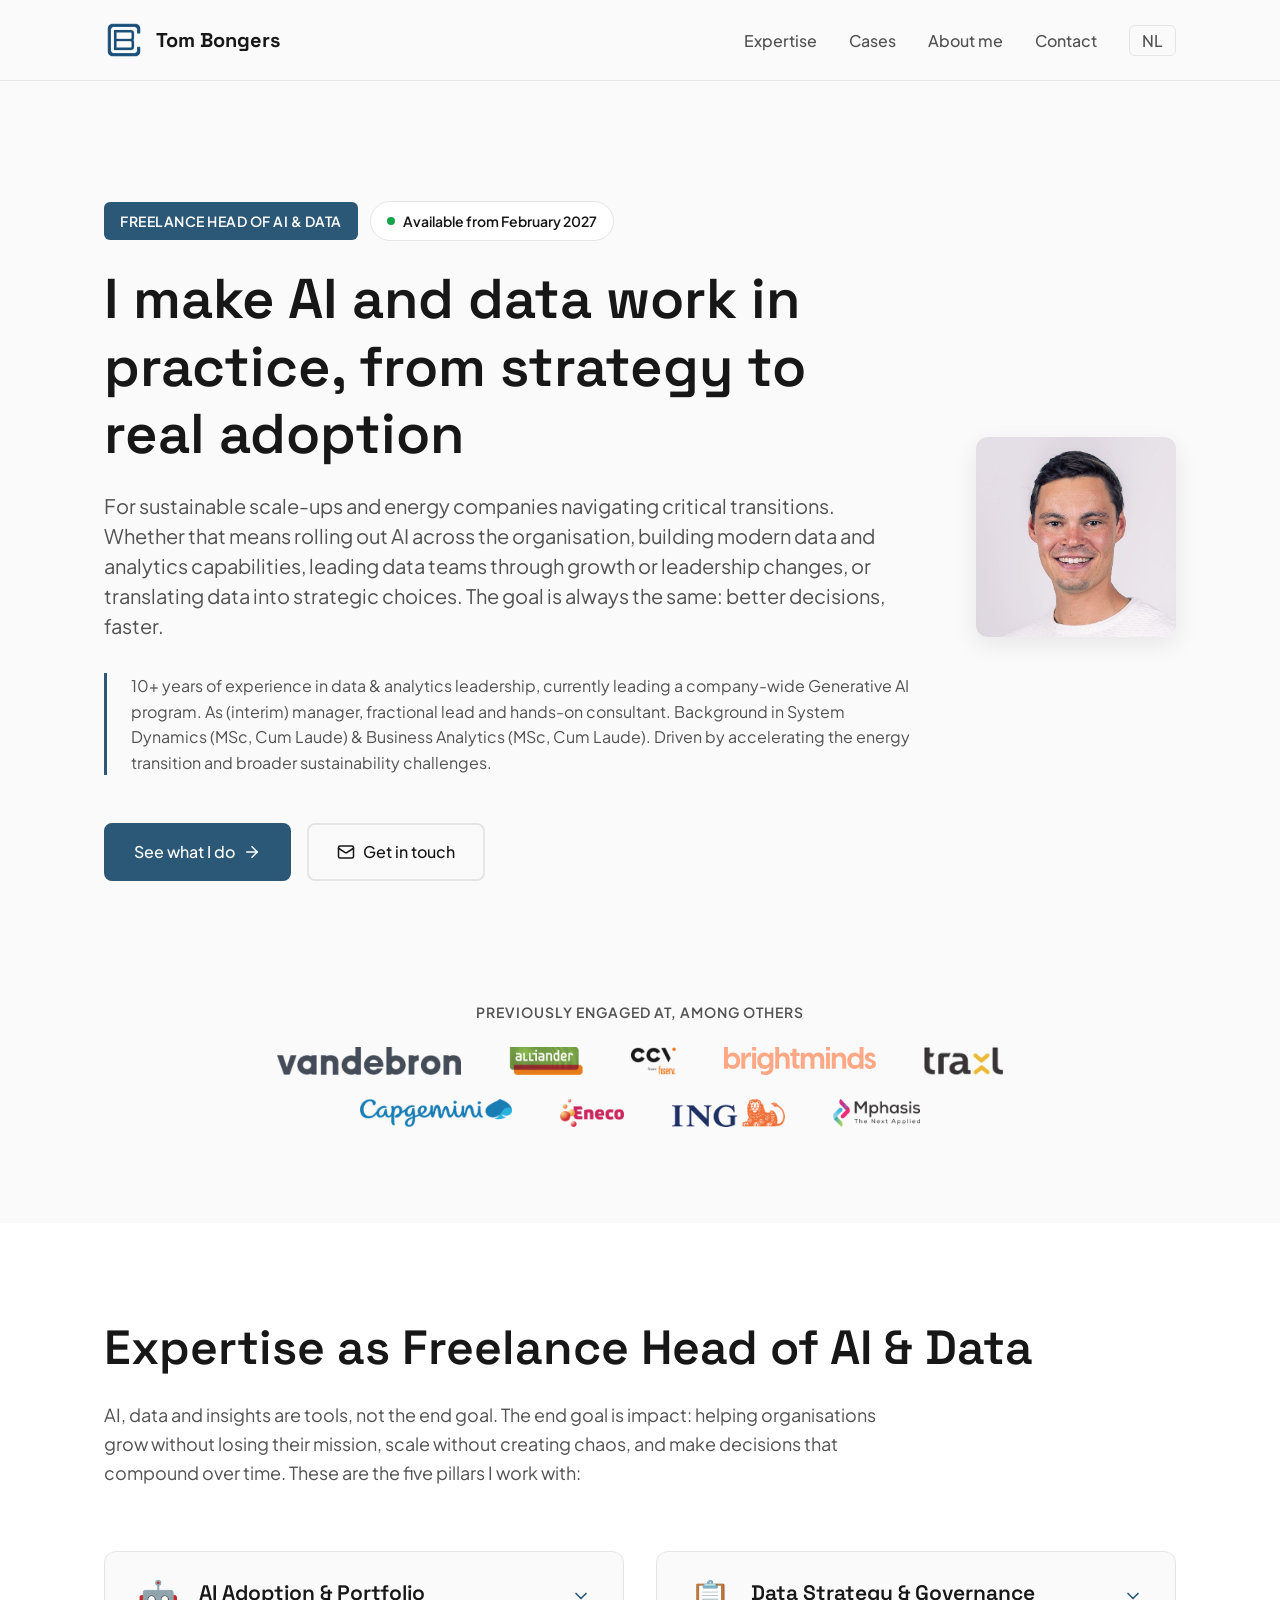
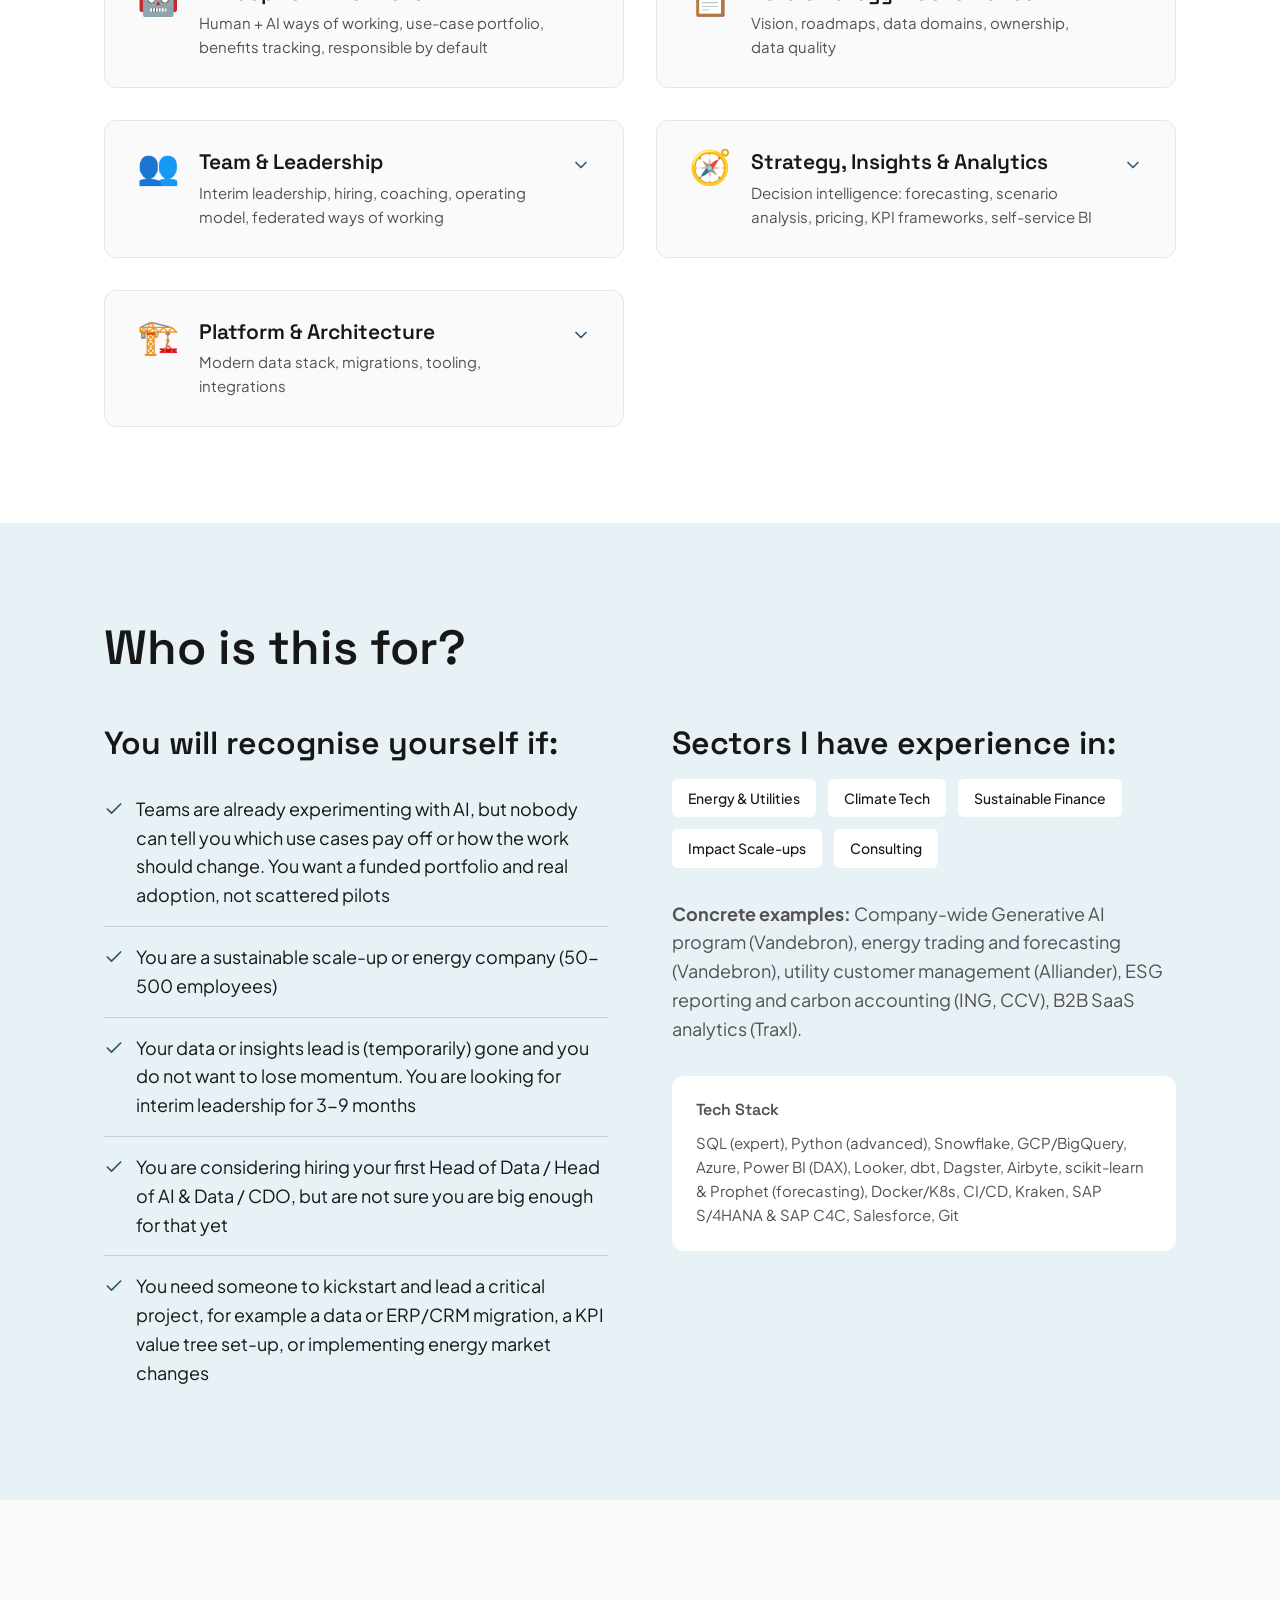
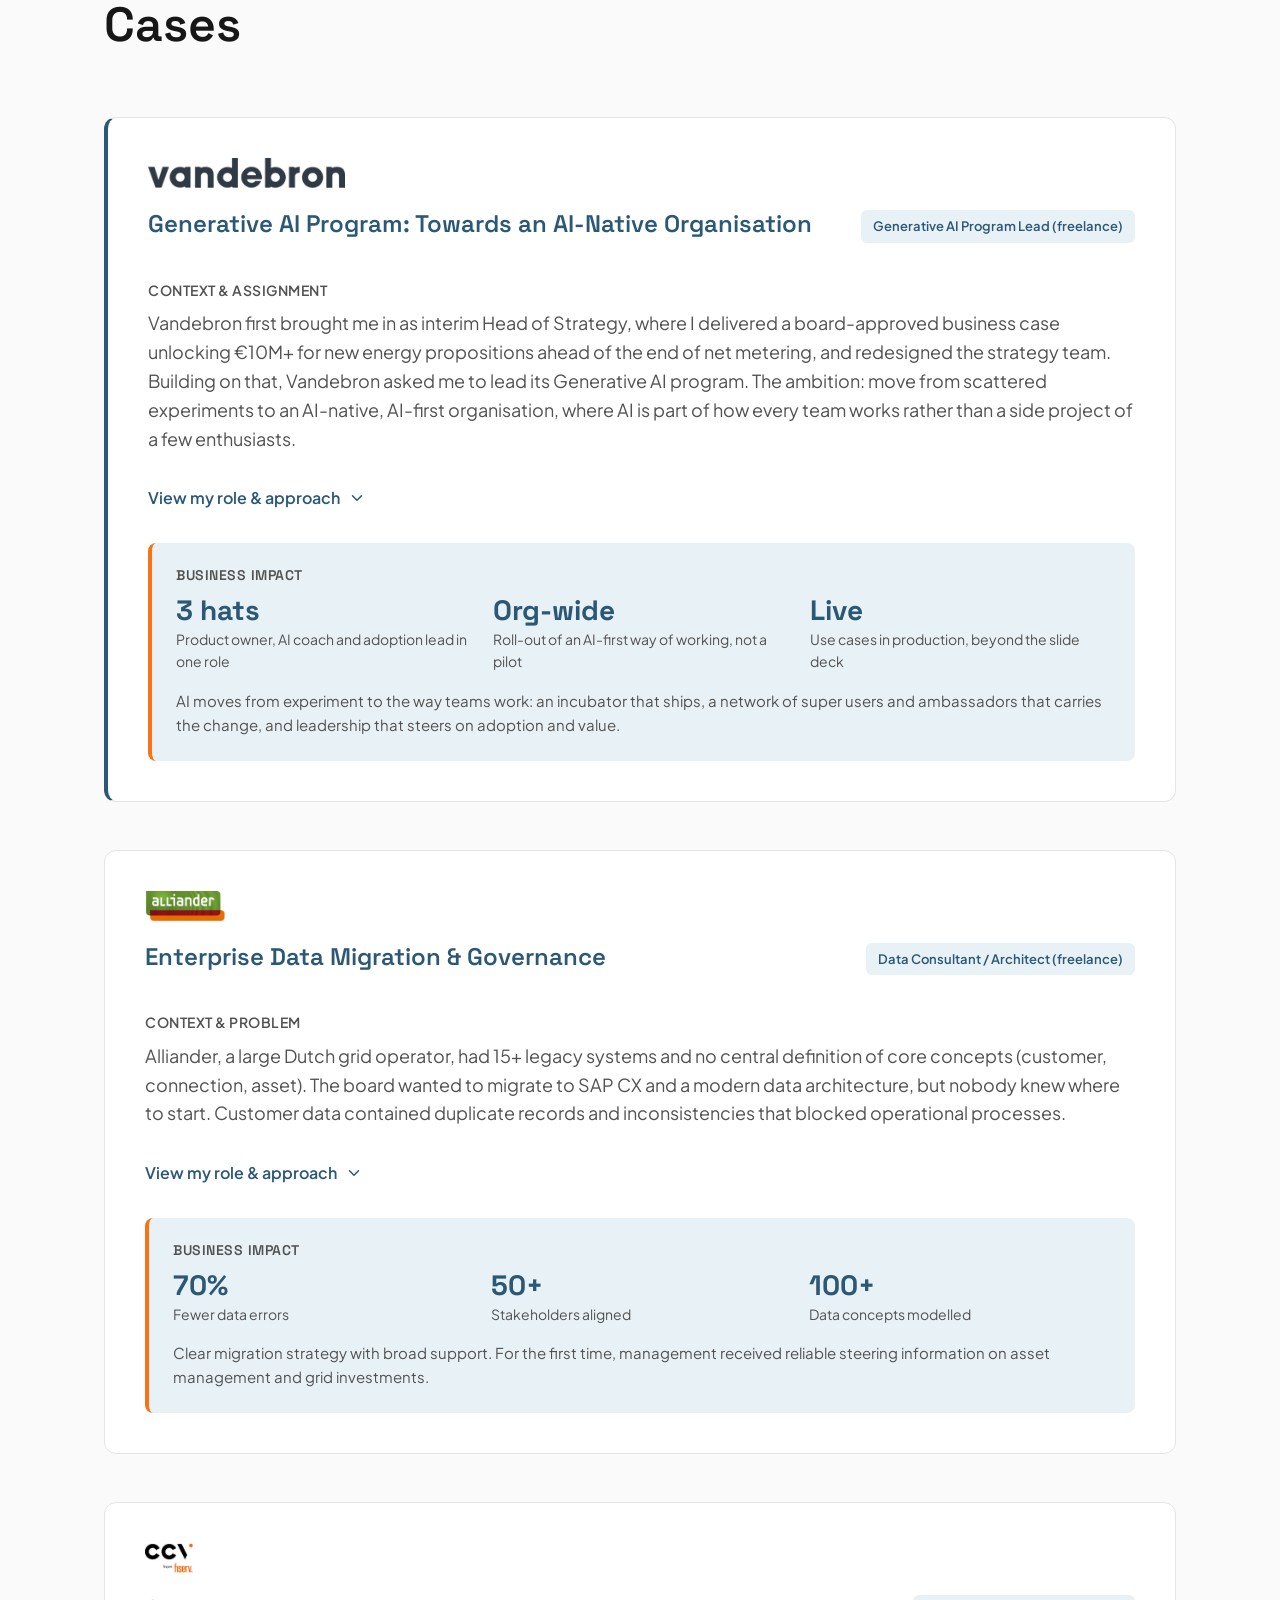
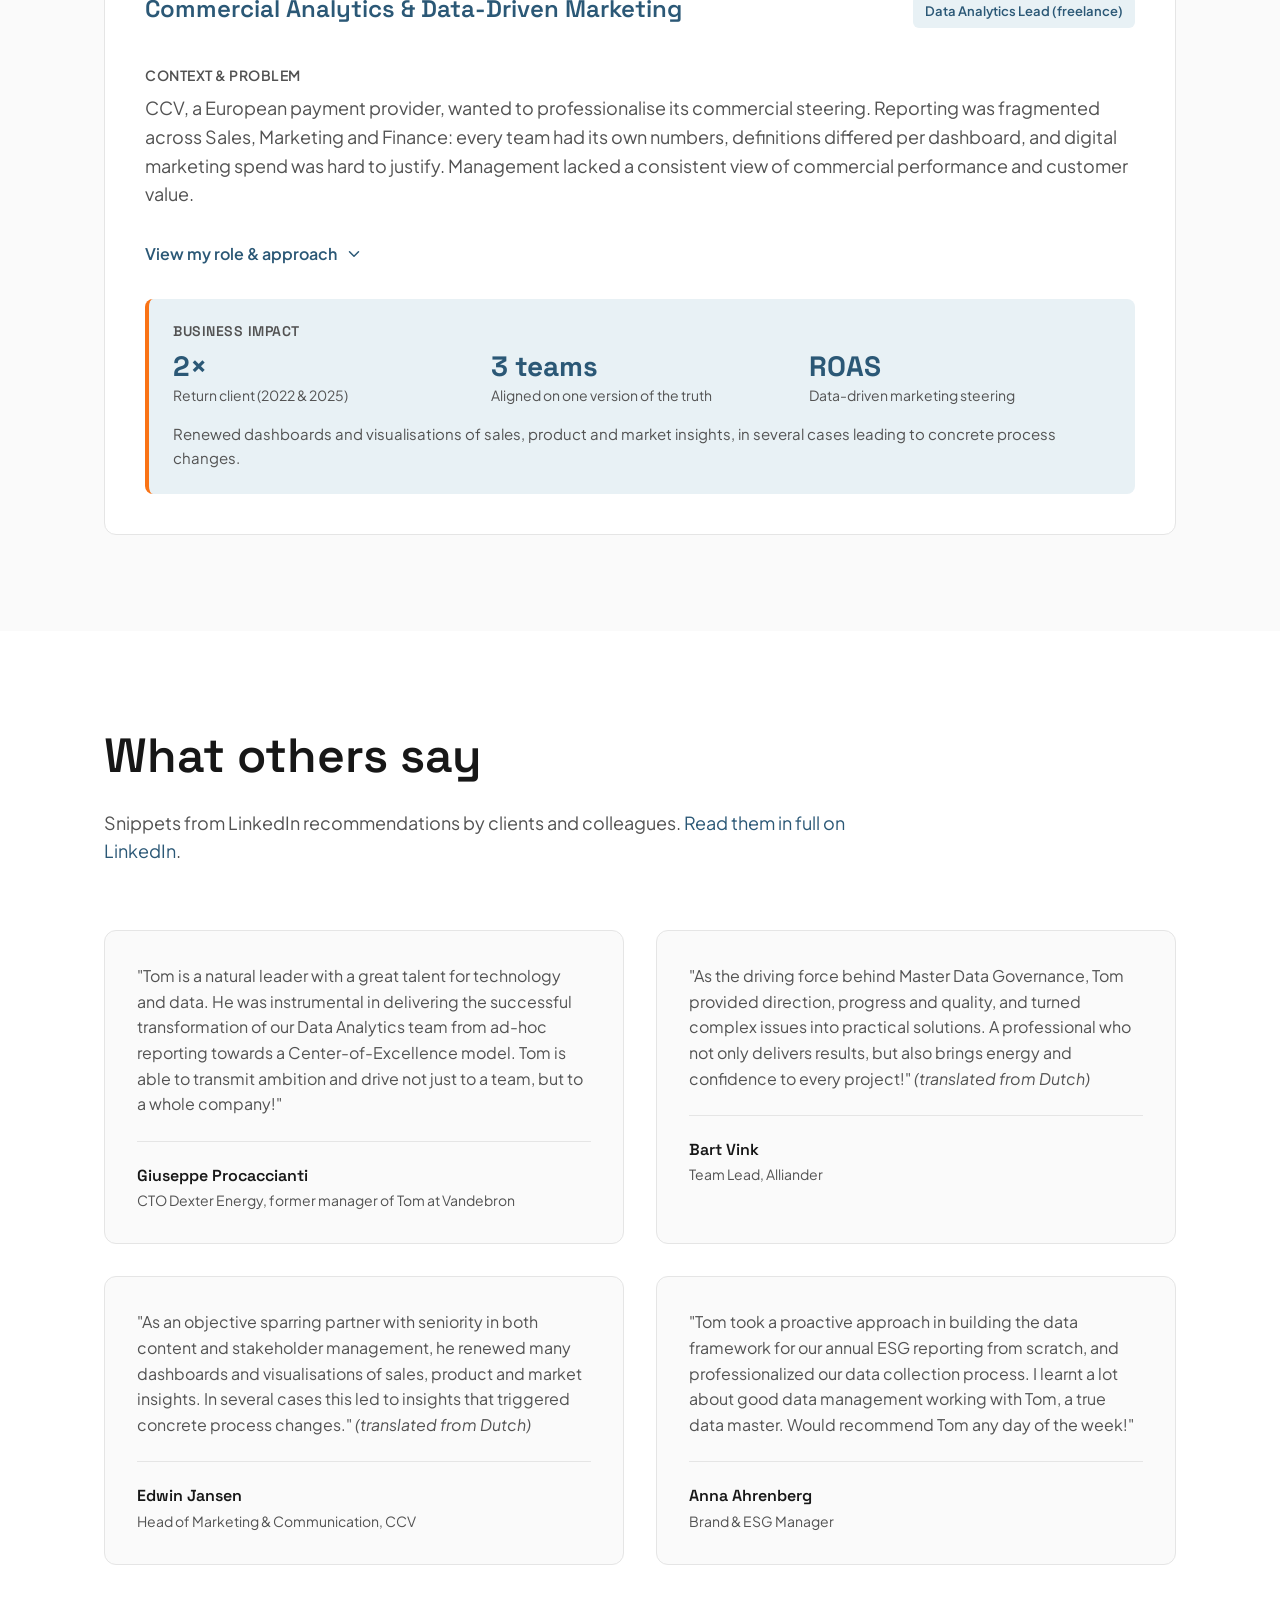
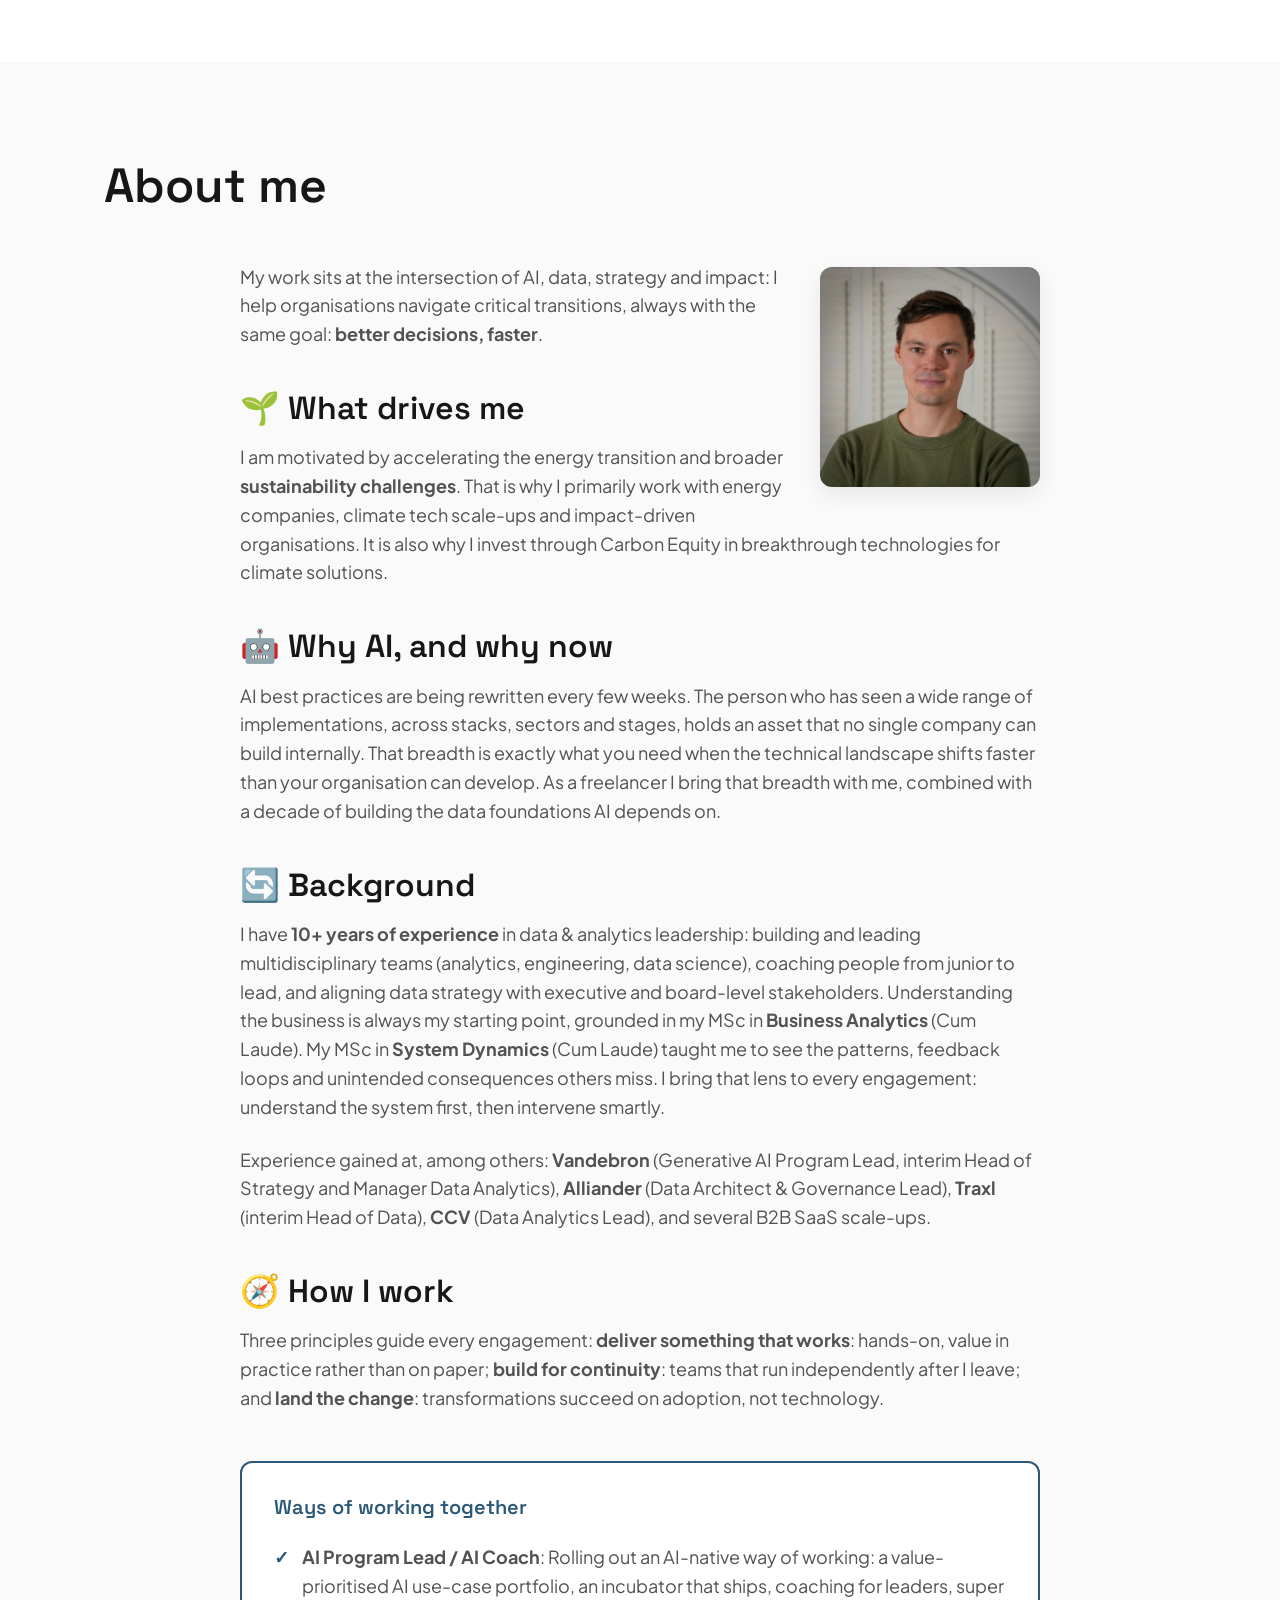
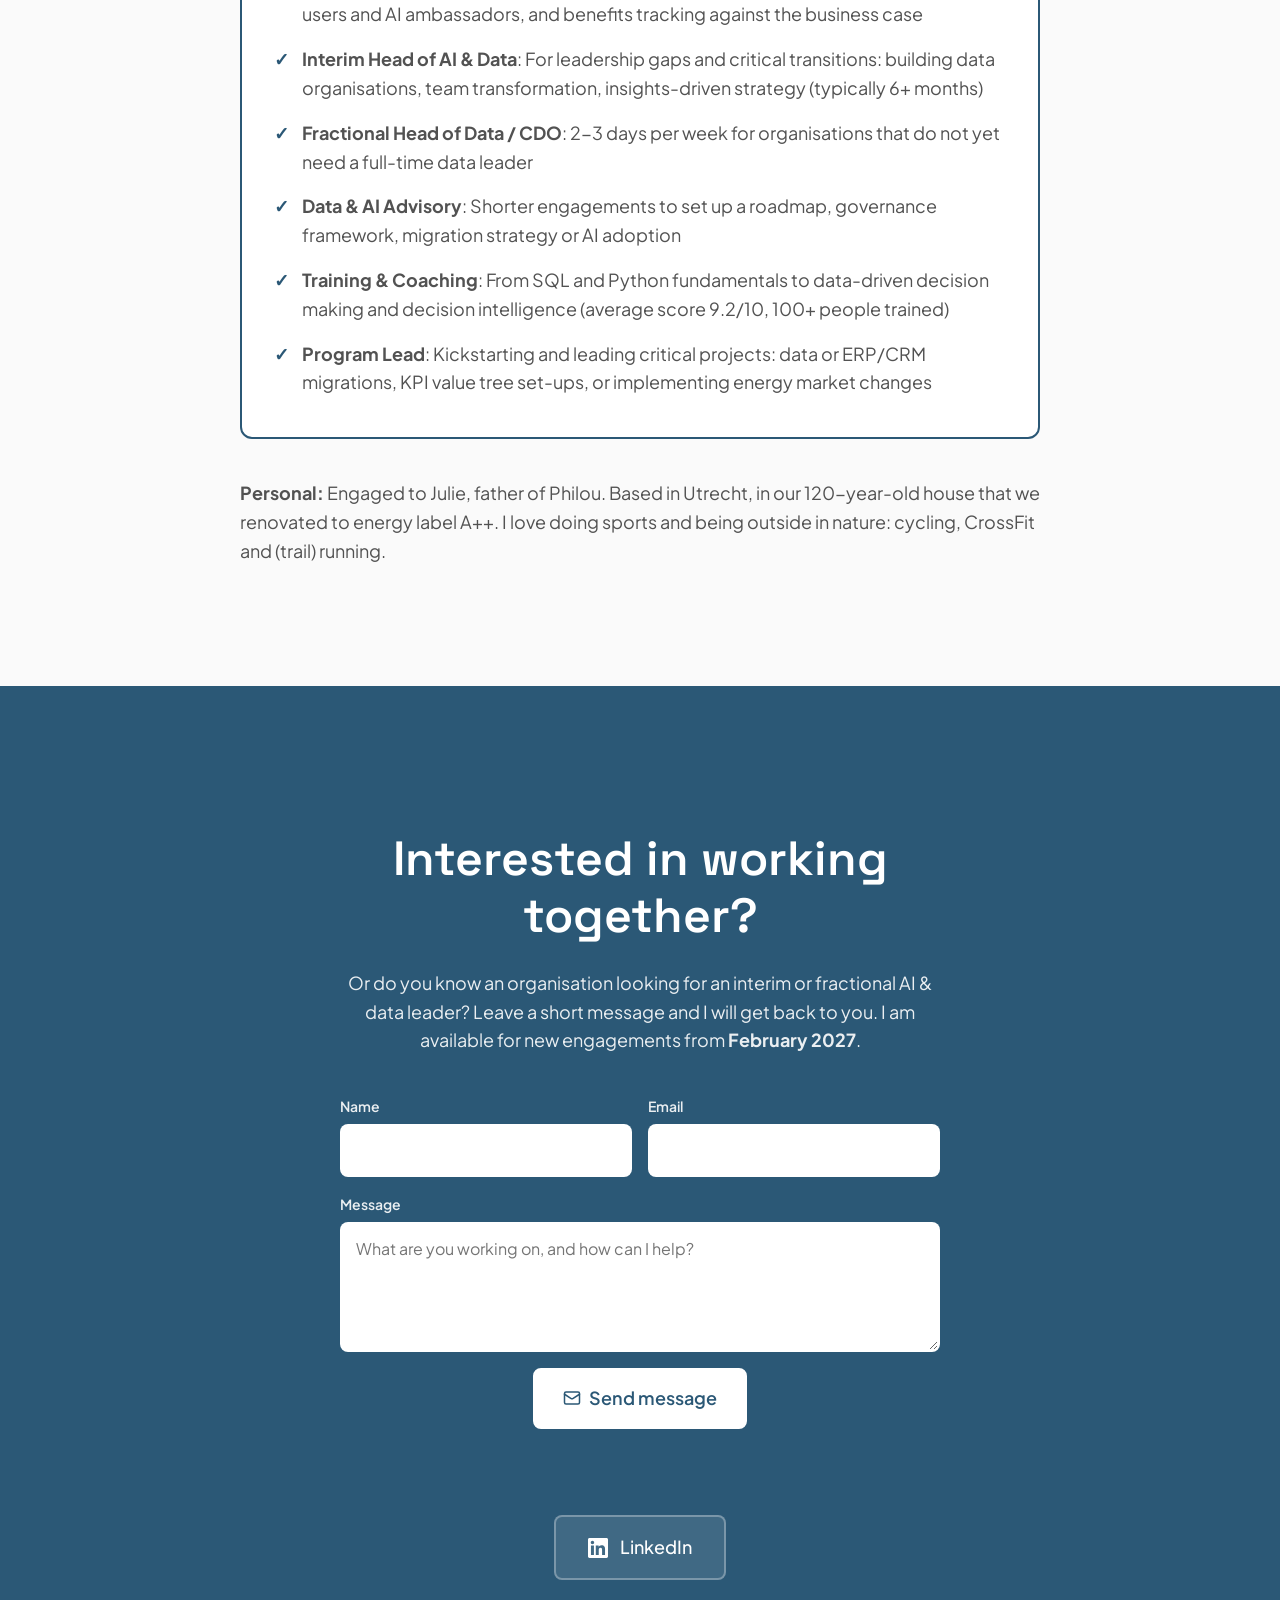
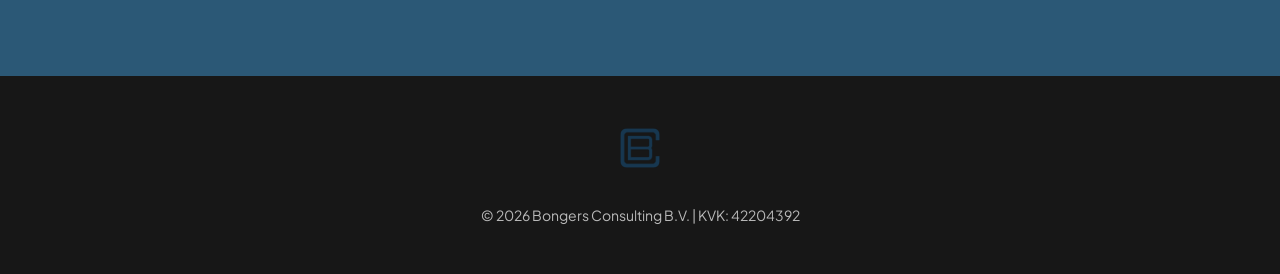
<file: index.html>
<!DOCTYPE html>
<html lang="en">
<head>
    <meta charset="UTF-8">
    <meta name="viewport" content="width=device-width, initial-scale=1.0">
    <title>Tom Bongers | Freelance Head of AI & Data</title>
    <meta name="description" content="Freelance Head of AI & Data for sustainable scale-ups and energy companies. I lead AI adoption and build the data foundations underneath, from AI strategy and use-case portfolio to an AI-native way of working, so teams make better decisions faster. Driven by the energy transition and broader sustainability challenges.">

    <!-- Open Graph (LinkedIn, WhatsApp, Slack) -->
    <meta property="og:type" content="website">
    <meta property="og:url" content="https://bongersconsulting.com">
    <meta property="og:title" content="Tom Bongers | Freelance Head of AI & Data">
    <meta property="og:description" content="Interim & fractional AI & data leadership for sustainable scale-ups and energy companies. From AI strategy and adoption to the data foundations underneath, so teams make better decisions faster.">
    <meta property="og:image" content="https://bongersconsulting.com/images/og-image.jpg">
    <meta property="og:image:width" content="1200">
    <meta property="og:image:height" content="630">
    <meta property="og:image:alt" content="Tom Bongers, Freelance Head of AI & Data, bongersconsulting.com">
    <meta property="og:locale" content="en_US">
    <meta property="og:site_name" content="Bongers Consulting">

    <!-- Twitter Card -->
    <meta name="twitter:card" content="summary_large_image">
    <meta name="twitter:title" content="Tom Bongers | Freelance Head of AI & Data">
    <meta name="twitter:description" content="Interim & fractional AI & data leadership for sustainable scale-ups and energy companies. From AI strategy and adoption to the data foundations underneath, so teams make better decisions faster.">
    <meta name="twitter:image" content="https://bongersconsulting.com/images/og-image.jpg">

    <link rel="canonical" href="https://bongersconsulting.com/">
    <link rel="alternate" hreflang="en" href="https://bongersconsulting.com/">
    <link rel="alternate" hreflang="nl" href="https://bongersconsulting.com/nl.html">
    <link rel="alternate" hreflang="x-default" href="https://bongersconsulting.com/">

    <!-- Favicons -->
    <link rel="icon" type="image/x-icon" href="images/favicon.ico">
    <link rel="apple-touch-icon" sizes="180x180" href="images/apple-touch-icon.png">

    <!-- Fonts: Space Grotesk for headlines, Plus Jakarta Sans for body -->
    <link rel="preconnect" href="https://fonts.googleapis.com">
    <link rel="preconnect" href="https://fonts.gstatic.com" crossorigin>
    <link href="https://fonts.googleapis.com/css2?family=Space+Grotesk:wght@500;600;700&family=Plus+Jakarta+Sans:wght@400;500;600&display=swap" rel="stylesheet">

    <!-- Analytics (Umami) -->
    <script defer src="https://cloud.umami.is/script.js" data-website-id="1c90d3a1-7033-4e43-bcbc-4dfc77ae854b"></script>

    <!-- Structured data -->
    <script type="application/ld+json">
    {
        "@context": "https://schema.org",
        "@type": "Person",
        "name": "Tom Bongers",
        "jobTitle": "Freelance Head of AI & Data",
        "url": "https://bongersconsulting.com",
        "image": "https://bongersconsulting.com/images/profile-photo.jpg",
        "sameAs": ["https://www.linkedin.com/in/tombongers/"],
        "worksFor": {
            "@type": "Organization",
            "name": "Bongers Consulting B.V.",
            "url": "https://bongersconsulting.com"
        },
        "address": {
            "@type": "PostalAddress",
            "addressLocality": "Utrecht",
            "addressCountry": "NL"
        },
        "areaServed": "NL",
        "knowsAbout": ["AI Strategy", "Generative AI", "AI Adoption", "AI Coaching", "Data Strategy", "Data Governance", "Data Domains", "Data Stewardship", "Analytics Engineering", "Business Intelligence", "Decision Intelligence", "Machine Learning", "AI Portfolio Management", "Responsible AI", "EU AI Act", "GDPR", "Team Leadership", "Operating Model Design", "System Dynamics", "Energy Transition", "SQL", "Python", "Snowflake", "BigQuery", "dbt", "Power BI"]
    }
    </script>

    <link rel="stylesheet" href="styles.css">
    <script>
        // Mark JS as active ASAP so scroll-reveal styles only apply when JS runs.
        document.documentElement.classList.add('js-enabled');
    </script>
</head>
<body>
    <!-- Inline SVG icon definitions (Lucide shapes, ISC license); no CDN dependency -->
    <svg xmlns="http://www.w3.org/2000/svg" style="display:none" aria-hidden="true">
        <defs>
            <symbol id="i-menu" viewBox="0 0 24 24" fill="none" stroke="currentColor" stroke-width="2" stroke-linecap="round" stroke-linejoin="round"><line x1="4" x2="20" y1="6" y2="6"/><line x1="4" x2="20" y1="12" y2="12"/><line x1="4" x2="20" y1="18" y2="18"/></symbol>
            <symbol id="i-x" viewBox="0 0 24 24" fill="none" stroke="currentColor" stroke-width="2" stroke-linecap="round" stroke-linejoin="round"><path d="M18 6 6 18"/><path d="m6 6 12 12"/></symbol>
            <symbol id="i-arrow-right" viewBox="0 0 24 24" fill="none" stroke="currentColor" stroke-width="2" stroke-linecap="round" stroke-linejoin="round"><path d="M5 12h14"/><path d="m12 5 7 7-7 7"/></symbol>
            <symbol id="i-mail" viewBox="0 0 24 24" fill="none" stroke="currentColor" stroke-width="2" stroke-linecap="round" stroke-linejoin="round"><rect width="20" height="16" x="2" y="4" rx="2"/><path d="m22 7-8.97 5.7a1.94 1.94 0 0 1-2.06 0L2 7"/></symbol>
            <symbol id="i-check" viewBox="0 0 24 24" fill="none" stroke="currentColor" stroke-width="2" stroke-linecap="round" stroke-linejoin="round"><path d="M20 6 9 17l-5-5"/></symbol>
            <symbol id="i-chevron-down" viewBox="0 0 24 24" fill="none" stroke="currentColor" stroke-width="2" stroke-linecap="round" stroke-linejoin="round"><path d="m6 9 6 6 6-6"/></symbol>
            <symbol id="i-linkedin" viewBox="0 0 24 24" fill="currentColor"><path d="M20.447 20.452h-3.554v-5.569c0-1.328-.027-3.037-1.852-3.037-1.853 0-2.136 1.445-2.136 2.939v5.667H9.351V9h3.414v1.561h.046c.477-.9 1.637-1.85 3.37-1.85 3.601 0 4.267 2.37 4.267 4.385v7.356zM5.337 7.433c-1.144 0-2.063-.926-2.063-2.065 0-1.138.92-2.063 2.063-2.063 1.14 0 2.064.925 2.064 2.063 0 1.139-.925 2.065-2.064 2.065zm1.782 13.019H3.555V9h3.564v11.452zM22.225 0H1.771C.792 0 0 .774 0 1.729v20.542C0 23.227.792 24 1.771 24h20.451C23.2 24 24 23.227 24 22.271V1.729C24 .774 23.2 0 22.222 0h.003z"/></symbol>
        </defs>
    </svg>

    <!-- Navigation -->
    <nav>
        <div class="container">
            <a href="#hero" class="logo">
                <img src="images/bc_logo.png" alt="Bongers Consulting logo" width="40" height="40">
                <span>Tom Bongers</span>
            </a>
            <ul class="nav-links">
                <li><a href="#expertise">Expertise</a></li>
                <li><a href="#cases">Cases</a></li>
                <li><a href="#about">About me</a></li>
                <li><a href="#contact">Contact</a></li>
                <li><a href="nl.html" class="lang-switch" lang="nl" hreflang="nl" aria-label="Naar de Nederlandse versie">NL</a></li>
            </ul>
            <button class="mobile-menu-toggle" aria-label="Open menu" data-label-open="Open menu" data-label-close="Close menu" aria-expanded="false" aria-controls="mobile-menu">
                <svg class="icon icon-menu" aria-hidden="true"><use href="#i-menu"/></svg>
                <svg class="icon icon-close" aria-hidden="true"><use href="#i-x"/></svg>
            </button>
        </div>
        <div class="mobile-menu" id="mobile-menu">
            <ul>
                <li><a href="#expertise">Expertise</a></li>
                <li><a href="#cases">Cases</a></li>
                <li><a href="#about">About me</a></li>
                <li><a href="#contact">Contact</a></li>
                <li><a href="nl.html" lang="nl" hreflang="nl">Nederlandse versie</a></li>
            </ul>
        </div>
    </nav>

    <!-- Hero Section -->
    <section id="hero">
        <div class="container">
            <div class="hero-content">
                <div class="hero-text">
                    <div class="hero-badges">
                        <div class="role-label">Freelance Head of AI &amp; Data</div>
                        <div class="availability-badge"><span class="dot" aria-hidden="true"></span>Available from February 2027</div>
                    </div>
                    <h1>I make AI and data work in practice, from strategy to real adoption</h1>
                    <p class="subhead">For sustainable scale-ups and energy companies navigating critical transitions. Whether that means rolling out AI across the organisation, building modern data and analytics capabilities, leading data teams through growth or leadership changes, or translating data into strategic choices. The goal is always the same: better decisions, faster.</p>
                    <p class="supporting-line">10+ years of experience in data &amp; analytics leadership, currently leading a company-wide Generative AI program. As (interim) manager, fractional lead and hands-on consultant. Background in System Dynamics (MSc, Cum Laude) &amp; Business Analytics (MSc, Cum Laude). Driven by accelerating the energy transition and broader sustainability challenges.</p>
                    <div class="cta-buttons">
                        <a href="#expertise" class="btn btn-primary">
                            See what I do
                            <svg class="icon" aria-hidden="true"><use href="#i-arrow-right"/></svg>
                        </a>
                        <a href="#contact" class="btn btn-secondary" data-umami-event="cta-contact">
                            <svg class="icon" aria-hidden="true"><use href="#i-mail"/></svg>
                            Get in touch
                        </a>
                    </div>
                </div>
                <div class="hero-image">
                    <img src="images/profile-photo.jpg" alt="Portrait photo of Tom Bongers" width="200" height="200" loading="eager" fetchpriority="high">
                </div>
            </div>
        </div>
    </section>

    <!-- Trust strip: previous clients -->
    <section id="clients" aria-label="Clients">
        <div class="container">
            <p class="trust-label">Previously engaged at, among others</p>
            <ul class="trust-logos">
                <li class="logo-vandebron"><img src="images/clients/vandebron.png" alt="Vandebron logo" width="138" height="21" loading="lazy"></li>
                <li class="logo-alliander"><img src="images/clients/alliander.png" alt="Alliander logo" width="90" height="34" loading="lazy"></li>
                <li class="logo-ccv"><img src="images/clients/ccv.png" alt="CCV (from Fiserv) logo" width="50" height="31" loading="lazy"></li>
                <li class="logo-brightminds"><img src="images/clients/brightminds.svg" alt="Brightminds logo" width="119" height="22" loading="lazy"></li>
                <li class="logo-traxl"><img src="images/clients/traxl.png" alt="Traxl logo" width="73" height="26" loading="lazy"></li>
                <li class="logo-capgemini"><img src="images/clients/capgemini.png" alt="Capgemini logo" width="125" height="23" loading="lazy"></li>
                <li class="logo-eneco"><img src="images/clients/eneco.png" alt="Eneco logo" width="71" height="31" loading="lazy"></li>
                <li class="logo-ing"><img src="images/clients/ing.png" alt="ING logo" width="109" height="27" loading="lazy"></li>
                <li class="logo-mphasis"><img src="images/clients/mphasis.png" alt="Mphasis logo" width="94" height="30" loading="lazy"></li>
            </ul>
        </div>
    </section>

    <!-- Expertise Section -->
    <section id="expertise">
        <div class="container">
            <h2>Expertise as Freelance Head of AI &amp; Data</h2>
            <p class="expertise-intro">AI, data and insights are tools, not the end goal. The end goal is impact: helping organisations grow without losing their mission, scale without creating chaos, and make decisions that compound over time. These are the five pillars I work with:</p>

            <div class="expertise-accordion">
                <details class="exp-card reveal">
                    <summary>
                        <span class="exp-icon" aria-hidden="true">🤖</span>
                        <span class="exp-head">
                            <h3>AI Adoption &amp; Portfolio</h3>
                            <p>Human + AI ways of working, use-case portfolio, benefits tracking, responsible by default</p>
                        </span>
                        <svg class="exp-chevron" aria-hidden="true"><use href="#i-chevron-down"/></svg>
                    </summary>
                    <div class="exp-body">
                        <p class="service-problem">Everyone is experimenting with AI, but nobody can tell you which use cases actually pay off, or how the work itself is supposed to change. Pilots multiply; production stays empty. The bottleneck is rarely the model. It is adoption.</p>
                        <p class="service-approach"><strong>Why me:</strong> I have shaped AI strategies and translate technical complexity into actionable recommendations. More importantly, I have seen real execution of AI projects, way beyond the slide deck: as Generative AI Program Lead at Vandebron I combine three roles: product owner of the AI incubator team, coach for AI super users, business leaders and AI ambassadors, and lead of the program that rolls out an AI-native, AI-first way of working across the organisation.</p>
                        <p class="service-approach"><strong>What I do:</strong> I build an AI use-case portfolio prioritised by value and feasibility, with staged funding, clear go/no-go gates and benefits tracking against the original business case. And I coach teams into a hybrid human + AI way of working: new routines, new roles, a new division of labour between people and agents, with adoption as the metric that counts. Guardrails (EU AI Act, GDPR, model risk) are built in as a lightweight condition, not as a compliance project.</p>
                        <p class="service-outcome"><strong>What you get:</strong> A funded portfolio instead of scattered pilots, with realised value tracked against the business case. Teams that genuinely work alongside AI in their daily routines, measured by adoption rather than licences bought.</p>
                    </div>
                </details>
                <details class="exp-card reveal">
                    <summary>
                        <span class="exp-icon" aria-hidden="true">📋</span>
                        <span class="exp-head">
                            <h3>Data Strategy &amp; Governance</h3>
                            <p>Vision, roadmaps, data domains, ownership, data quality</p>
                        </span>
                        <svg class="exp-chevron" aria-hidden="true"><use href="#i-chevron-down"/></svg>
                    </summary>
                    <div class="exp-body">
                        <p class="service-problem">You have data, but lack a clear vision. Every department does its own thing, there is no ownership, no priorities. Management does not know what data contributes to.</p>
                        <p class="service-approach"><strong>What I do:</strong> I develop data strategy, governance frameworks and roadmaps that align with business goals. Beyond definitions and data quality KPIs, that means data domains, clear owners and a workable stewardship model that fits a scale-up, not a bank. I also secure executive sponsorship and the sustained investment that keeps the strategy alive well past quarter one, instead of a deck that lands and stalls.</p>
                        <p class="service-outcome"><strong>What you get:</strong> A clear strategy for the next 1-3 years, backed by a mandate and funding. Teams know what is expected of them. Reliable steering information for the executive team.</p>
                    </div>
                </details>

                <details class="exp-card reveal">
                    <summary>
                        <span class="exp-icon" aria-hidden="true">👥</span>
                        <span class="exp-head">
                            <h3>Team &amp; Leadership</h3>
                            <p>Interim leadership, hiring, coaching, operating model, federated ways of working</p>
                        </span>
                        <svg class="exp-chevron" aria-hidden="true"><use href="#i-chevron-down"/></svg>
                    </summary>
                    <div class="exp-body">
                        <p class="service-problem">You have a data team, but they never get out of ad-hoc work. You cannot scale and are considering hiring your first Head of Data. Or your data lead is (temporarily) leaving and you do not want to lose momentum.</p>
                        <p class="service-approach"><strong>What I do:</strong> I build and lead multidisciplinary data teams: hiring, onboarding, skill development and delivery routines. I design the operating model so it scales: central where it has to be, decentral where it can be, a federated (hub-and-spoke) model with clear decision rights and accountability between business, IT and risk. I have led teams from 5 to 12 FTE and coached people from junior to lead, and I help your first permanent Head of Data succeed. Also available as fractional Head of Data / CDO (2-3 days per week).</p>
                        <p class="service-outcome"><strong>What you get:</strong> A team that can run independently, with an operating model that survives your next growth phase. No dependency on external consultants. Management that trusts the data function.</p>
                    </div>
                </details>

                <details class="exp-card reveal">
                    <summary>
                        <span class="exp-icon" aria-hidden="true">🧭</span>
                        <span class="exp-head">
                            <h3>Strategy, Insights &amp; Analytics</h3>
                            <p>Decision intelligence: forecasting, scenario analysis, pricing, KPI frameworks, self-service BI</p>
                        </span>
                        <svg class="exp-chevron" aria-hidden="true"><use href="#i-chevron-down"/></svg>
                    </summary>
                    <div class="exp-body">
                        <p class="service-problem">You are facing a critical strategic transition (new market, product pivot, proposition development, ERP migration) but lack the insights and the lead to carry those decisions.</p>
                        <p class="service-approach"><strong>What I do:</strong> As an interim strategy lead with a data background I turn open questions into decision-ready answers. Always data-driven: first the analysis (pricing, segmentation, unit economics, forecasts, scenario analyses), then the options. I set up KPI frameworks and self-service BI so the organisation can steer on the numbers itself, and I lead cross-functional teams from business case to implementation roadmap.</p>
                        <p class="service-outcome"><strong>What you get:</strong> A strategic decision with clear trade-offs, a measurable business case and an implementable roadmap. KPI frameworks and dashboards the business actually uses. A team that can continue autonomously after I leave. Examples: proposition development during a market shift (energy), pricing &amp; segmentation, team transformation.</p>
                    </div>
                </details>

                <details class="exp-card reveal">
                    <summary>
                        <span class="exp-icon" aria-hidden="true">🏗️</span>
                        <span class="exp-head">
                            <h3>Platform &amp; Architecture</h3>
                            <p>Modern data stack, migrations, tooling, integrations</p>
                        </span>
                        <svg class="exp-chevron" aria-hidden="true"><use href="#i-chevron-down"/></svg>
                    </summary>
                    <div class="exp-body">
                        <p class="service-problem">Your legacy systems are being replaced, or you are merging multiple data sources. Migrations often fail because technology and organisation are tackled separately.</p>
                        <p class="service-approach"><strong>What I do:</strong> I design enterprise data models and guide the full migration: from gap analysis and board presentations to hands-on SQL migration scripts and team coaching. As a freelance Head of AI &amp; Data I also steer build vs buy and the cost efficiency of the platform, tooling (Snowflake, Power BI, SAP) and vendor selection. I work well with stakeholders at all levels, from architects to end users.</p>
                        <p class="service-outcome"><strong>What you get:</strong> Migrations that deliver on time and are widely supported. Data quality frameworks that significantly reduce errors. Teams that truly understand and use the new system. Scalable infrastructure.</p>
                    </div>
                </details>

            </div>
        </div>
    </section>

    <!-- Target Audience Section -->
    <section id="audience">
        <div class="container">
            <h2>Who is this for?</h2>
            <div class="audience-grid">
                <div class="recognition">
                    <h3>You will recognise yourself if:</h3>
                    <ul class="recognition-list">
                        <li>
                            <svg class="icon" aria-hidden="true"><use href="#i-check"/></svg>
                            <span>Teams are already experimenting with AI, but nobody can tell you which use cases pay off or how the work should change. You want a funded portfolio and real adoption, not scattered pilots</span>
                        </li>
                        <li>
                            <svg class="icon" aria-hidden="true"><use href="#i-check"/></svg>
                            <span>You are a sustainable scale-up or energy company (50-500 employees)</span>
                        </li>
                        <li>
                            <svg class="icon" aria-hidden="true"><use href="#i-check"/></svg>
                            <span>Your data or insights lead is (temporarily) gone and you do not want to lose momentum. You are looking for interim leadership for 3-9 months</span>
                        </li>
                        <li>
                            <svg class="icon" aria-hidden="true"><use href="#i-check"/></svg>
                            <span>You are considering hiring your first Head of Data / Head of AI &amp; Data / CDO, but are not sure you are big enough for that yet</span>
                        </li>
                        <li>
                            <svg class="icon" aria-hidden="true"><use href="#i-check"/></svg>
                            <span>You need someone to kickstart and lead a critical project, for example a data or ERP/CRM migration, a KPI value tree set-up, or implementing energy market changes</span>
                        </li>
                    </ul>
                </div>

                <div class="sectors">
                    <h3>Sectors I have experience in:</h3>
                    <div class="sector-tags">
                        <span class="tag">Energy &amp; Utilities</span>
                        <span class="tag">Climate Tech</span>
                        <span class="tag">Sustainable Finance</span>
                        <span class="tag">Impact Scale-ups</span>
                        <span class="tag">Consulting</span>
                    </div>
                    <p style="color: var(--text-secondary); margin-top: 16px;"><strong>Concrete examples:</strong> Company-wide Generative AI program (Vandebron), energy trading and forecasting (Vandebron), utility customer management (Alliander), ESG reporting and carbon accounting (ING, CCV), B2B SaaS analytics (Traxl).</p>

                    <div class="tech-stack">
                        <h5>Tech Stack</h5>
                        <p>SQL (expert), Python (advanced), Snowflake, GCP/BigQuery, Azure, Power BI (DAX), Looker, dbt, Dagster, Airbyte, scikit-learn &amp; Prophet (forecasting), Docker/K8s, CI/CD, Kraken, SAP S/4HANA &amp; SAP C4C, Salesforce, Git</p>
                    </div>
                </div>
            </div>
        </div>
    </section>

    <!-- Cases Section -->
    <section id="cases">
        <div class="container">
            <h2>Cases</h2>
            <div class="case-grid">
                <div class="case-card reveal" style="border-left: 4px solid var(--accent-primary);">
                    <img src="images/clients/vandebron.png" alt="Vandebron logo" class="case-logo" loading="lazy">
                    <div class="case-header">
                        <h3 class="case-title">Generative AI Program: Towards an AI-Native Organisation</h3>
                        <div class="case-role">Generative AI Program Lead (freelance)</div>
                    </div>

                    <div class="case-section">
                        <div class="case-label">Context &amp; Assignment</div>
                        <p>Vandebron first brought me in as interim Head of Strategy, where I delivered a board-approved business case unlocking €10M+ for new energy propositions ahead of the end of net metering, and redesigned the strategy team. Building on that, Vandebron asked me to lead its Generative AI program. The ambition: move from scattered experiments to an AI-native, AI-first organisation, where AI is part of how every team works rather than a side project of a few enthusiasts.</p>
                    </div>

                    <details class="case-details">
                        <summary>View my role &amp; approach <svg class="exp-chevron" aria-hidden="true"><use href="#i-chevron-down"/></svg></summary>
                        <div class="case-section">
                        <p>The role combines three hats, deliberately. Together they close the loop between what gets built, who uses it and whether the work actually changes:</p>
                        <ul>
                            <li><strong>Product Owner, AI incubator team:</strong> Prioritise and deliver AI use cases from idea to production, gated on value and feasibility rather than hype</li>
                            <li><strong>AI coach:</strong> Coach AI super users, business leaders and AI ambassadors to redesign their own work with AI, so expertise spreads through the organisation instead of sitting in one team</li>
                            <li><strong>AI adoption program lead:</strong> Roll out the AI-native, AI-first way of working across the organisation: adoption routines, enablement, guardrails (EU AI Act, GDPR) and tracking adoption and value rather than licences</li>
                        </ul>
                        </div>
                    </details>

                    <div class="case-impact">
                        <h5>Business Impact</h5>
                        <div class="impact-metrics">
                            <div class="metric">
                                <div class="metric-value">3 hats</div>
                                <div class="metric-label">Product owner, AI coach and adoption lead in one role</div>
                            </div>
                            <div class="metric">
                                <div class="metric-value">Org-wide</div>
                                <div class="metric-label">Roll-out of an AI-first way of working, not a pilot</div>
                            </div>
                            <div class="metric">
                                <div class="metric-value">Live</div>
                                <div class="metric-label">Use cases in production, beyond the slide deck</div>
                            </div>
                        </div>
                        <p style="margin-top: 16px; color: var(--text-secondary); font-size: 15px;">AI moves from experiment to the way teams work: an incubator that ships, a network of super users and ambassadors that carries the change, and leadership that steers on adoption and value.</p>
                    </div>
                </div>

                <div class="case-card reveal">
                    <img src="images/clients/alliander.png" alt="Alliander logo" class="case-logo" loading="lazy">
                    <div class="case-header">
                        <h3 class="case-title">Enterprise Data Migration &amp; Governance</h3>
                        <div class="case-role">Data Consultant / Architect (freelance)</div>
                    </div>

                    <div class="case-section">
                        <div class="case-label">Context &amp; Problem</div>
                        <p>Alliander, a large Dutch grid operator, had 15+ legacy systems and no central definition of core concepts (customer, connection, asset). The board wanted to migrate to SAP CX and a modern data architecture, but nobody knew where to start. Customer data contained duplicate records and inconsistencies that blocked operational processes.</p>
                    </div>

                    <details class="case-details">
                        <summary>View my role &amp; approach <svg class="exp-chevron" aria-hidden="true"><use href="#i-chevron-down"/></svg></summary>
                        <div class="case-section">
                        <p>As Data Consultant / Architect I led the data foundation workstream:</p>
                        <ul>
                            <li>Created an enterprise customer data model (100+ concepts, relations, dependencies) using enterprise architecture tools</li>
                            <li>Gap analysis between the current state and the SAP CX target architecture</li>
                            <li>Presented the business case and migration roadmap at board level</li>
                            <li>Designed a data governance framework that is practical, not bureaucratic: data domains with clear owners, a workable stewardship model, definition frameworks, quality KPIs and privacy-by-design for privacy-sensitive customer and metering data, including smart meter (P4) data under GDPR</li>
                            <li>Built a deduplication tool and MDM features (hands-on development)</li>
                            <li>Facilitated workshops with 50+ stakeholders to anchor adoption</li>
                        </ul>
                        </div>
                    </details>

                    <div class="case-impact">
                        <h5>Business Impact</h5>
                        <div class="impact-metrics">
                            <div class="metric">
                                <div class="metric-value">70%</div>
                                <div class="metric-label">Fewer data errors</div>
                            </div>
                            <div class="metric">
                                <div class="metric-value">50+</div>
                                <div class="metric-label">Stakeholders aligned</div>
                            </div>
                            <div class="metric">
                                <div class="metric-value">100+</div>
                                <div class="metric-label">Data concepts modelled</div>
                            </div>
                        </div>
                        <p style="margin-top: 16px; color: var(--text-secondary); font-size: 15px;">Clear migration strategy with broad support. For the first time, management received reliable steering information on asset management and grid investments.</p>
                    </div>
                </div>


                <div class="case-card reveal">
                    <img src="images/clients/ccv.png" alt="CCV (from Fiserv) logo" class="case-logo" loading="lazy">
                    <div class="case-header">
                        <h3 class="case-title">Commercial Analytics &amp; Data-Driven Marketing</h3>
                        <div class="case-role">Data Analytics Lead (freelance)</div>
                    </div>

                    <div class="case-section">
                        <div class="case-label">Context &amp; Problem</div>
                        <p>CCV, a European payment provider, wanted to professionalise its commercial steering. Reporting was fragmented across Sales, Marketing and Finance: every team had its own numbers, definitions differed per dashboard, and digital marketing spend was hard to justify. Management lacked a consistent view of commercial performance and customer value.</p>
                    </div>

                    <details class="case-details">
                        <summary>View my role &amp; approach <svg class="exp-chevron" aria-hidden="true"><use href="#i-chevron-down"/></svg></summary>
                        <div class="case-section">
                        <p>As freelance Data Analytics Lead at CCV I built the commercial analytics foundation, and was asked back in 2025 to design a group-wide KPI framework:</p>
                        <ul>
                            <li>Built Power BI reporting, KPIs and dashboards for commercial performance and customer value, working closely with Sales, Marketing and Finance</li>
                            <li>Combined GA4, BigQuery and CRM data into reusable data models as the basis for self-service analytics</li>
                            <li>Supported digital marketeers with BI insights and marketing dashboards, enabling steering on ROAS</li>
                            <li>Integrated sales-forecasting models (Prophet, Python) into reporting to support target-setting and scenario planning</li>
                            <li>Return engagement (2025): designed a KPI framework and harmonised sales reporting across teams for consistent commercial steering</li>
                        </ul>
                        </div>
                    </details>

                    <div class="case-impact">
                        <h5>Business Impact</h5>
                        <div class="impact-metrics">
                            <div class="metric">
                                <div class="metric-value">2×</div>
                                <div class="metric-label">Return client (2022 &amp; 2025)</div>
                            </div>
                            <div class="metric">
                                <div class="metric-value">3 teams</div>
                                <div class="metric-label">Aligned on one version of the truth</div>
                            </div>
                            <div class="metric">
                                <div class="metric-value">ROAS</div>
                                <div class="metric-label">Data-driven marketing steering</div>
                            </div>
                        </div>
                        <p style="margin-top: 16px; color: var(--text-secondary); font-size: 15px;">Renewed dashboards and visualisations of sales, product and market insights, in several cases leading to concrete process changes.</p>
                    </div>
                </div>

            </div>
        </div>
    </section>

    <!-- Testimonials Section -->
    <section id="testimonials">
        <div class="container">
            <h2>What others say</h2>
            <p style="max-width: 800px; color: var(--text-secondary);">Snippets from LinkedIn recommendations by clients and colleagues. <a href="https://www.linkedin.com/in/tombongers/details/recommendations/" target="_blank" rel="noopener noreferrer">Read them in full on LinkedIn</a>.</p>
            <div class="testimonial-grid">
                <div class="testimonial-card reveal">
                    <p class="testimonial-quote">"Tom is a natural leader with a great talent for technology and data. He was instrumental in delivering the successful transformation of our Data Analytics team from ad-hoc reporting towards a Center-of-Excellence model. Tom is able to transmit ambition and drive not just to a team, but to a whole company!"</p>
                    <div class="testimonial-author">
                        <div class="author-info">
                            <h5>Giuseppe Procaccianti</h5>
                            <p>CTO Dexter Energy, former manager of Tom at Vandebron</p>
                        </div>
                    </div>
                </div>

                <div class="testimonial-card reveal">
                    <p class="testimonial-quote">"As the driving force behind Master Data Governance, Tom provided direction, progress and quality, and turned complex issues into practical solutions. A professional who not only delivers results, but also brings energy and confidence to every project!" <em>(translated from Dutch)</em></p>
                    <div class="testimonial-author">
                        <div class="author-info">
                            <h5>Bart Vink</h5>
                            <p>Team Lead, Alliander</p>
                        </div>
                    </div>
                </div>

                <div class="testimonial-card reveal">
                    <p class="testimonial-quote">"As an objective sparring partner with seniority in both content and stakeholder management, he renewed many dashboards and visualisations of sales, product and market insights. In several cases this led to insights that triggered concrete process changes." <em>(translated from Dutch)</em></p>
                    <div class="testimonial-author">
                        <div class="author-info">
                            <h5>Edwin Jansen</h5>
                            <p>Head of Marketing &amp; Communication, CCV</p>
                        </div>
                    </div>
                </div>

                <div class="testimonial-card reveal">
                    <p class="testimonial-quote">"Tom took a proactive approach in building the data framework for our annual ESG reporting from scratch, and professionalized our data collection process. I learnt a lot about good data management working with Tom, a true data master. Would recommend Tom any day of the week!"</p>
                    <div class="testimonial-author">
                        <div class="author-info">
                            <h5>Anna Ahrenberg</h5>
                            <p>Brand &amp; ESG Manager</p>
                        </div>
                    </div>
                </div>
            </div>
        </div>
    </section>

    <!-- About Section -->
    <section id="about">
        <div class="container">
            <h2>About me</h2>
            <div class="about-content">
                <img src="images/profile-photo-2.jpg" alt="Tom Bongers" class="about-photo" width="220" height="220" loading="lazy">
                <p>My work sits at the intersection of AI, data, strategy and impact: I help organisations navigate critical transitions, always with the same goal: <strong>better decisions, faster</strong>.</p>

                <h3 style="margin-top: 40px; margin-bottom: 16px;">🌱 What drives me</h3>
                <p>I am motivated by accelerating the energy transition and broader <strong>sustainability challenges</strong>. That is why I primarily work with energy companies, climate tech scale-ups and impact-driven organisations. It is also why I invest through Carbon Equity in breakthrough technologies for climate solutions.</p>

                <h3 style="margin-top: 40px; margin-bottom: 16px;">🤖 Why AI, and why now</h3>
                <p>AI best practices are being rewritten every few weeks. The person who has seen a wide range of implementations, across stacks, sectors and stages, holds an asset that no single company can build internally. That breadth is exactly what you need when the technical landscape shifts faster than your organisation can develop. As a freelancer I bring that breadth with me, combined with a decade of building the data foundations AI depends on.</p>

                <h3 style="margin-top: 40px; margin-bottom: 16px;">🔄 Background</h3>
                <p>I have <strong>10+ years of experience</strong> in data &amp; analytics leadership: building and leading multidisciplinary teams (analytics, engineering, data science), coaching people from junior to lead, and aligning data strategy with executive and board-level stakeholders. Understanding the business is always my starting point, grounded in my MSc in <strong>Business Analytics</strong> (Cum Laude). My MSc in <strong>System Dynamics</strong> (Cum Laude) taught me to see the patterns, feedback loops and unintended consequences others miss. I bring that lens to every engagement: understand the system first, then intervene smartly.</p>

                <p>Experience gained at, among others: <strong>Vandebron</strong> (Generative AI Program Lead, interim Head of Strategy and Manager Data Analytics), <strong>Alliander</strong> (Data Architect &amp; Governance Lead), <strong>Traxl</strong> (interim Head of Data), <strong>CCV</strong> (Data Analytics Lead), and several B2B SaaS scale-ups.</p>

                <h3 style="margin-top: 40px; margin-bottom: 16px;">🧭 How I work</h3>
                <p>Three principles guide every engagement: <strong>deliver something that works</strong>: hands-on, value in practice rather than on paper; <strong>build for continuity</strong>: teams that run independently after I leave; and <strong>land the change</strong>: transformations succeed on adoption, not technology.</p>

                <div class="engagement-options">
                    <h4>Ways of working together</h4>
                    <ul>
                        <li><strong>AI Program Lead / AI Coach</strong>: Rolling out an AI-native way of working: a value-prioritised AI use-case portfolio, an incubator that ships, coaching for leaders, super users and AI ambassadors, and benefits tracking against the business case</li>
                        <li><strong>Interim Head of AI &amp; Data</strong>: For leadership gaps and critical transitions: building data organisations, team transformation, insights-driven strategy (typically 6+ months)</li>
                        <li><strong>Fractional Head of Data / CDO</strong>: 2-3 days per week for organisations that do not yet need a full-time data leader</li>
                        <li><strong>Data &amp; AI Advisory</strong>: Shorter engagements to set up a roadmap, governance framework, migration strategy or AI adoption</li>
                        <li><strong>Training &amp; Coaching</strong>: From SQL and Python fundamentals to data-driven decision making and decision intelligence (average score 9.2/10, 100+ people trained)</li>
                        <li><strong>Program Lead</strong>: Kickstarting and leading critical projects: data or ERP/CRM migrations, KPI value tree set-ups, or implementing energy market changes</li>
                    </ul>
                </div>

                <p style="margin-top: 40px;"><strong>Personal:</strong> Engaged to Julie, father of Philou. Based in Utrecht, in our 120-year-old house that we renovated to energy label A++. I love doing sports and being outside in nature: cycling, CrossFit and (trail) running.</p>
            </div>
        </div>
    </section>

    <!-- Contact Section -->
    <section id="contact">
        <div class="container">
            <div class="contact-content">
                <h2>Interested in working together?</h2>
                <p style="color: rgba(255,255,255,0.9); margin-bottom: 0;">Or do you know an organisation looking for an interim or fractional AI &amp; data leader? Leave a short message and I will get back to you. I am available for new engagements from <strong>February 2027</strong>.</p>
                <form class="contact-form" id="contact-form" novalidate
                      data-msg-sending="Sending..."
                      data-msg-success="Thanks! Your message is on its way. I usually reply within two working days."
                      data-msg-error="Something went wrong. Please try again, or reach out via LinkedIn."
                      data-msg-invalid="Please fill in your name, a valid email address and a message.">
                    <input type="hidden" name="subject" value="New message via bongersconsulting.com">
                    <input type="hidden" name="from_name" value="bongersconsulting.com">
                    <!-- Honeypot: bots fill it, people never see it -->
                    <input type="checkbox" name="botcheck" class="hp-field" tabindex="-1" autocomplete="off" aria-hidden="true">
                    <div class="form-row">
                        <div class="form-field">
                            <label for="cf-name">Name</label>
                            <input type="text" id="cf-name" name="name" autocomplete="name" required maxlength="100">
                        </div>
                        <div class="form-field">
                            <label for="cf-email">Email</label>
                            <input type="email" id="cf-email" name="email" autocomplete="email" required maxlength="200">
                        </div>
                    </div>
                    <div class="form-field">
                        <label for="cf-message">Message</label>
                        <textarea id="cf-message" name="message" rows="4" required maxlength="3000" placeholder="What are you working on, and how can I help?"></textarea>
                    </div>
                    <button type="submit" class="btn btn-light">
                        <svg class="icon" aria-hidden="true"><use href="#i-mail"/></svg>
                        Send message
                    </button>
                    <p class="form-status" role="status" aria-live="polite"></p>
                    <noscript><p class="form-status">This form needs JavaScript. You can also reach me via LinkedIn.</p></noscript>
                </form>
                <div class="contact-methods">
                    <a href="https://www.linkedin.com/in/tombongers/" target="_blank" rel="noopener noreferrer" class="contact-link" data-umami-event="linkedin-button">
                        <svg class="icon" aria-hidden="true"><use href="#i-linkedin"/></svg>
                        LinkedIn
                    </a>
                </div>
            </div>
        </div>
    </section>

    <!-- Footer -->
    <footer>
        <div class="container">
            <div class="logo-footer">
                <img src="images/bc_logo.png" alt="Bongers Consulting logo" width="48" height="48" loading="lazy">
            </div>
            <p>&copy; <span id="copyright-year">2026</span> Bongers Consulting B.V. | KVK: 42204392</p>
        </div>
    </footer>

    <script src="script.js"></script>
</body>
</html>
</file>
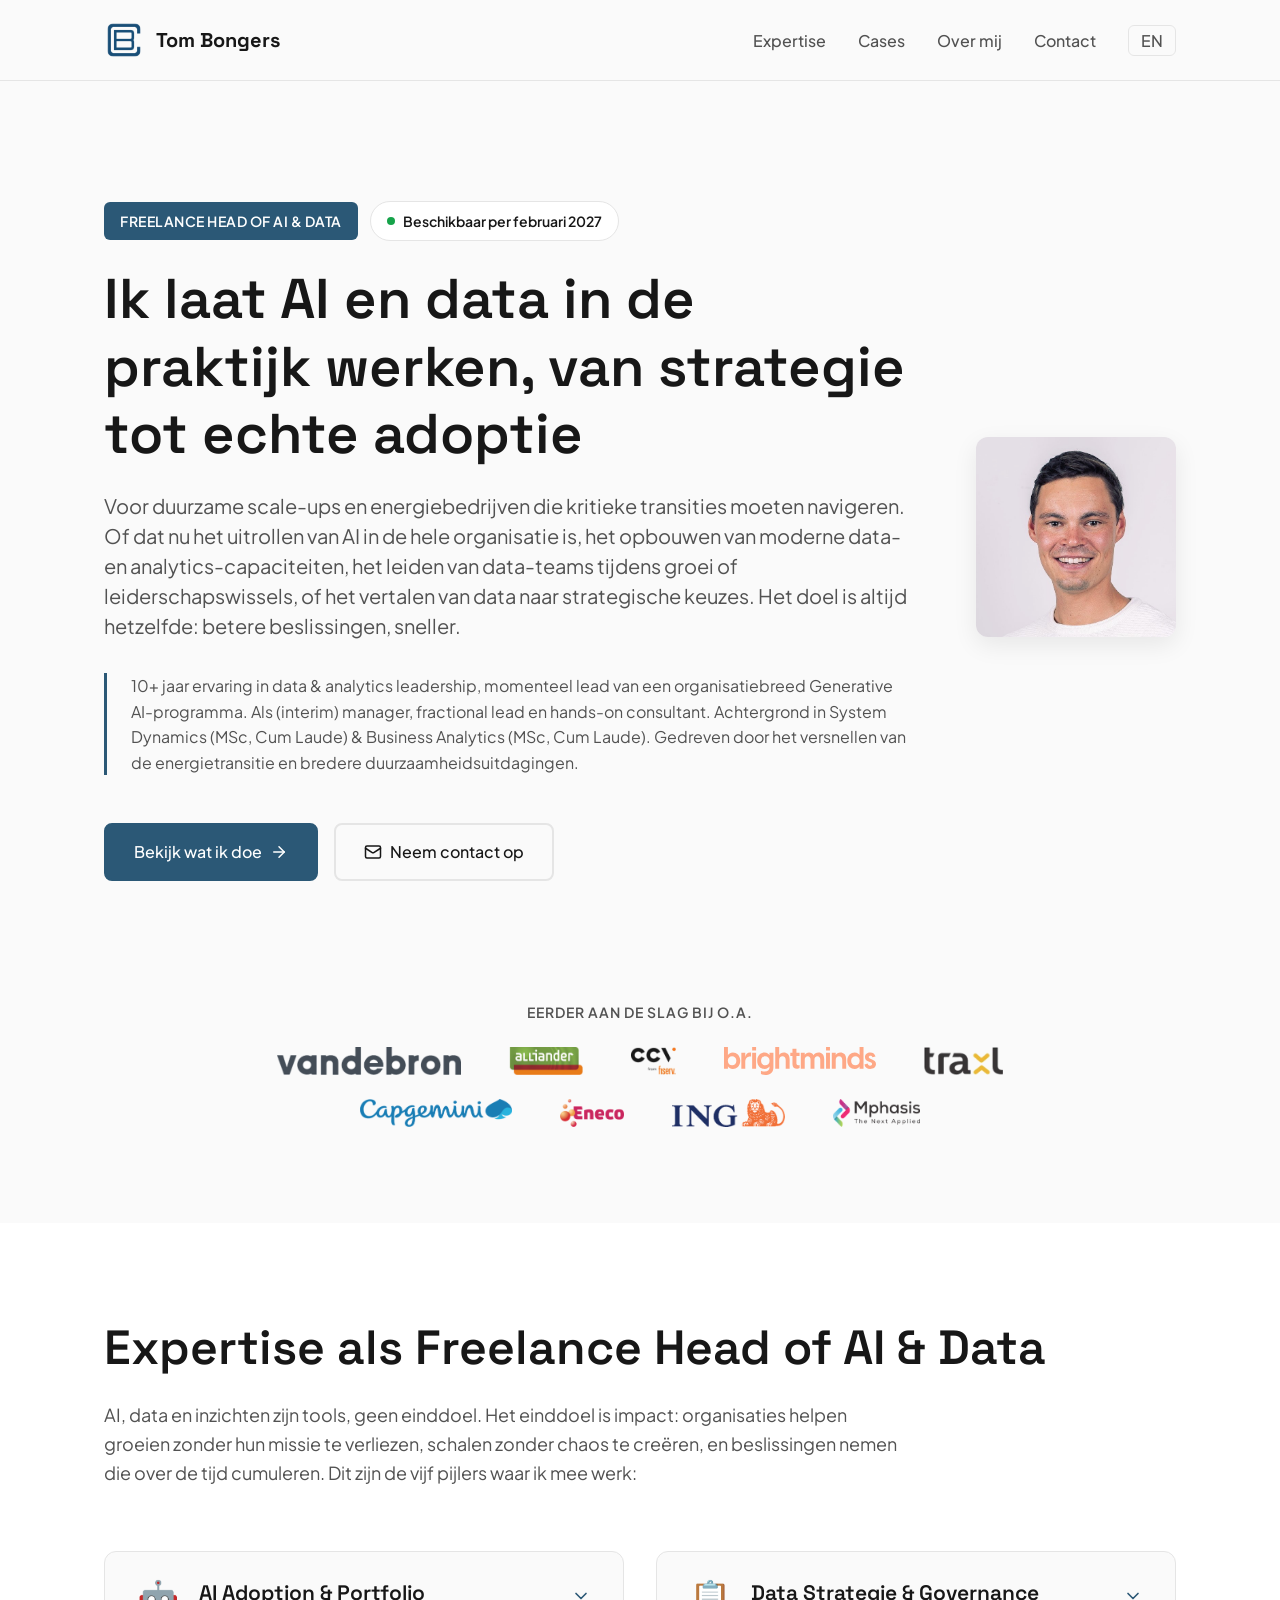
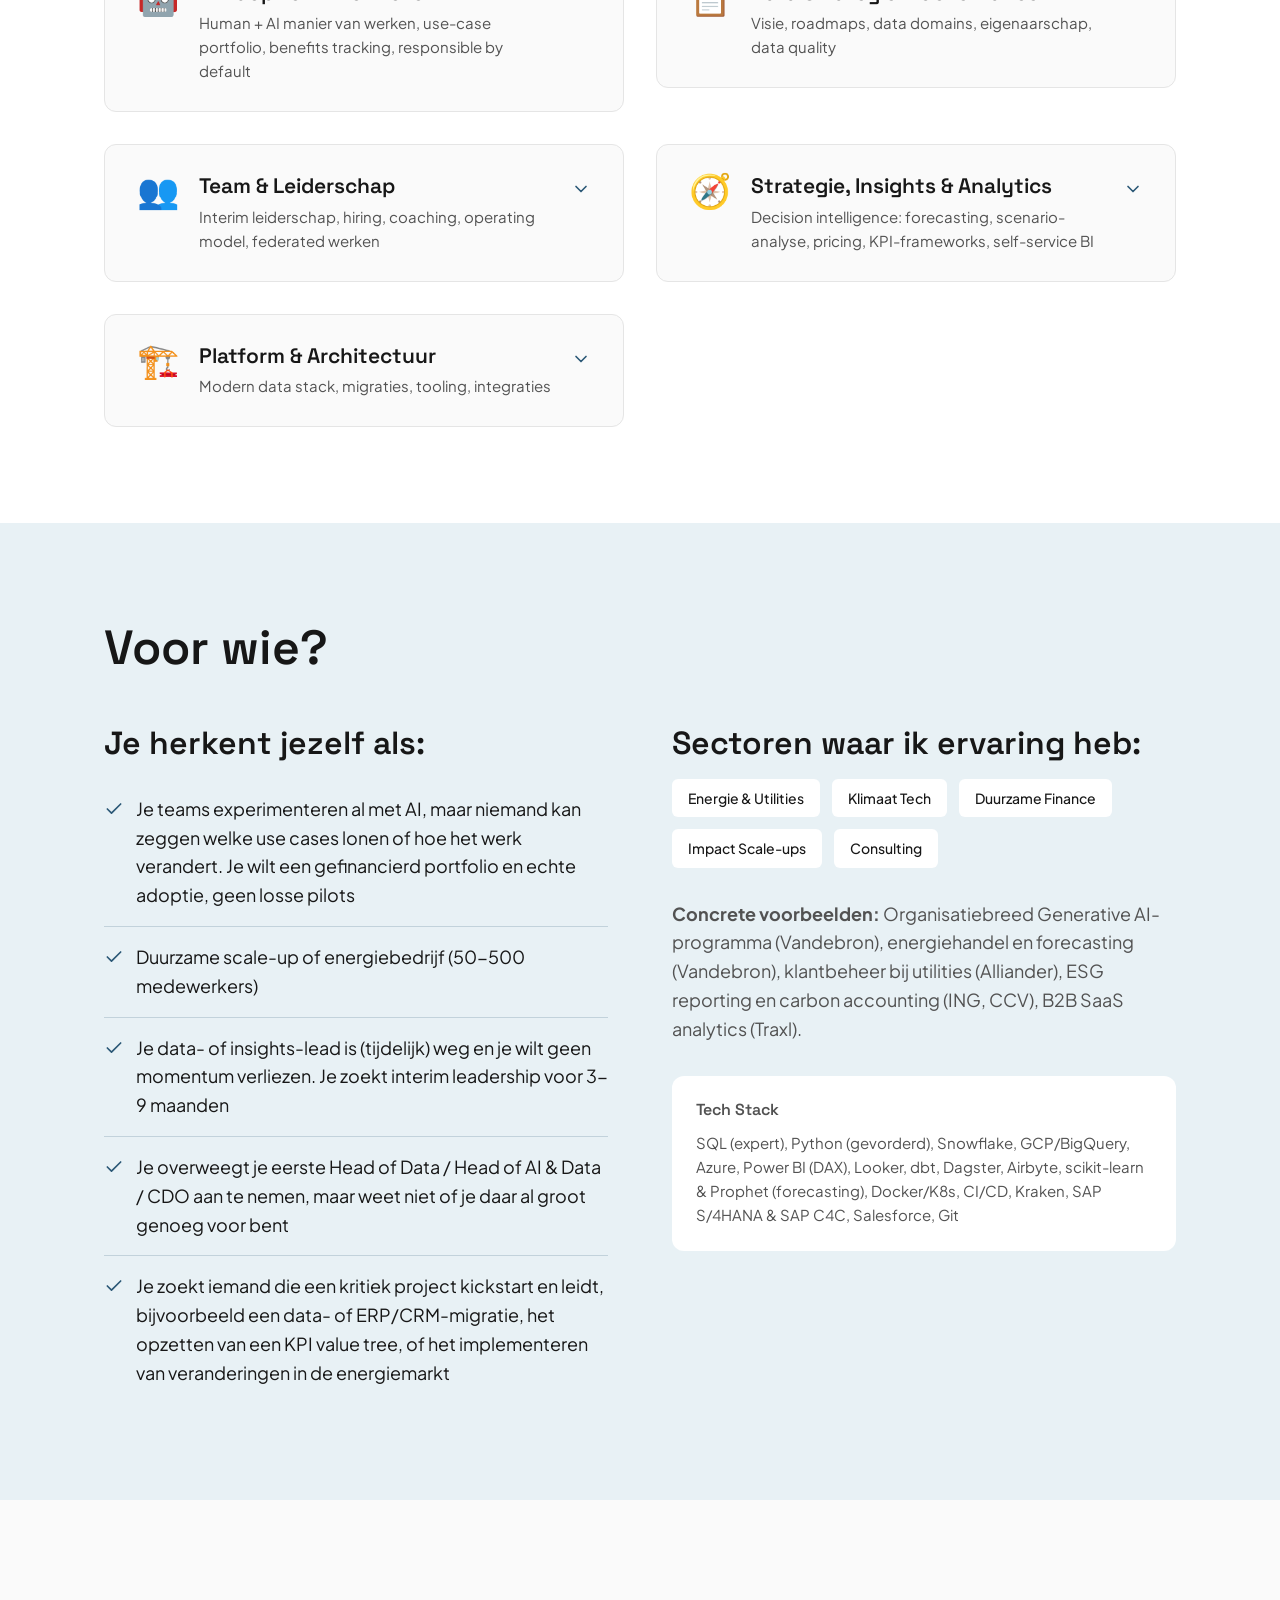
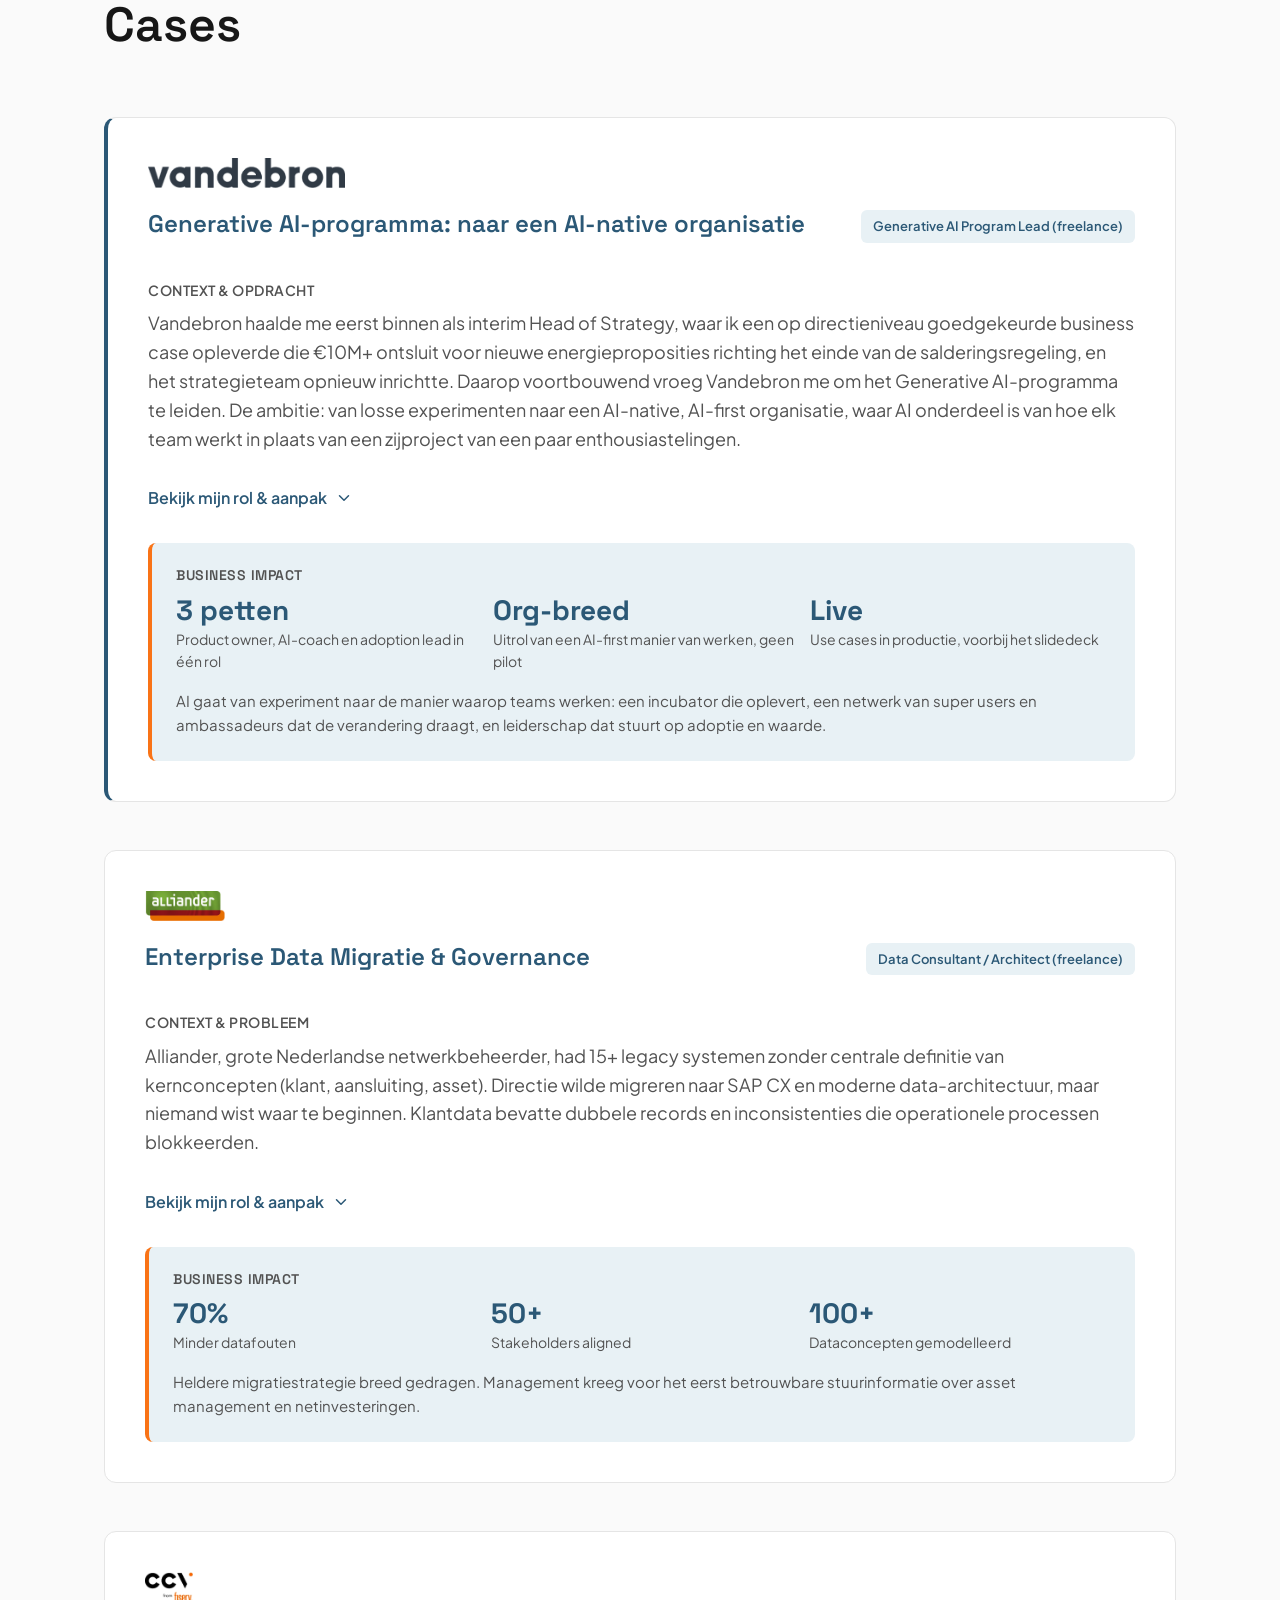
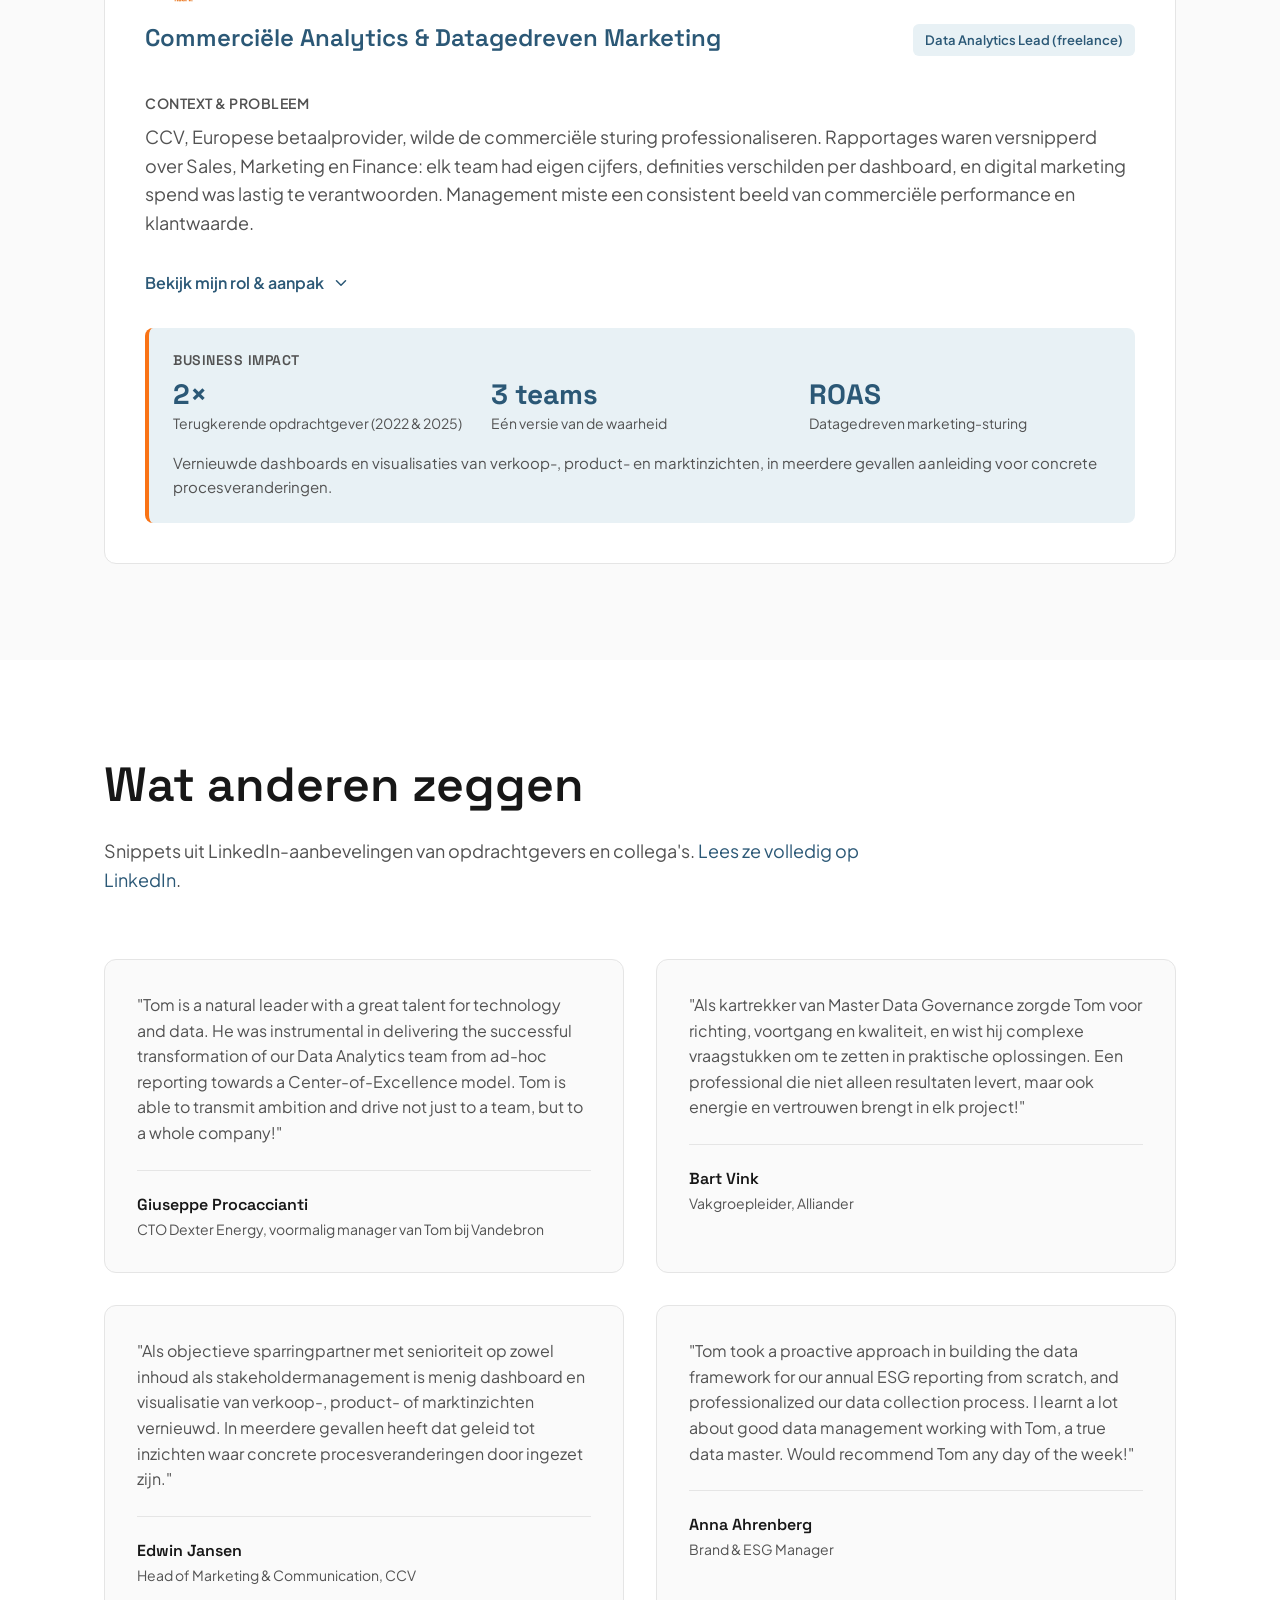
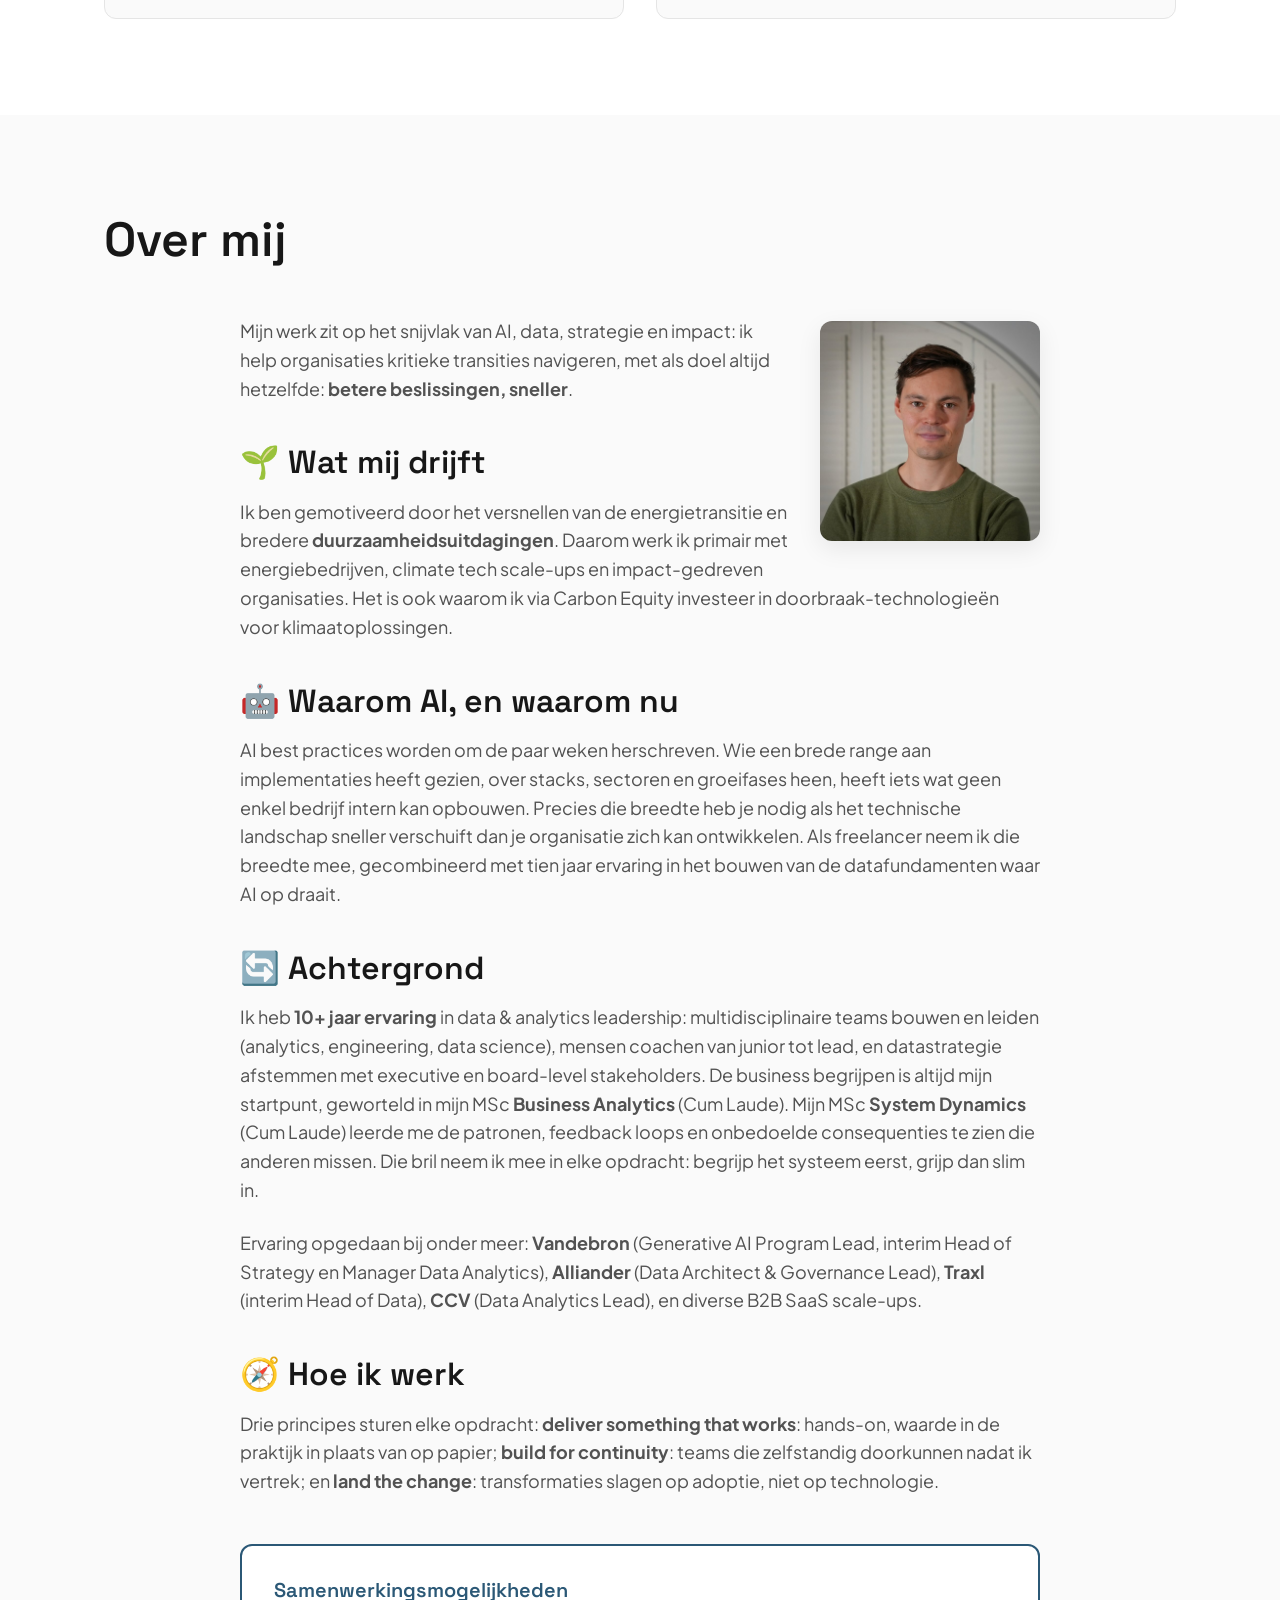
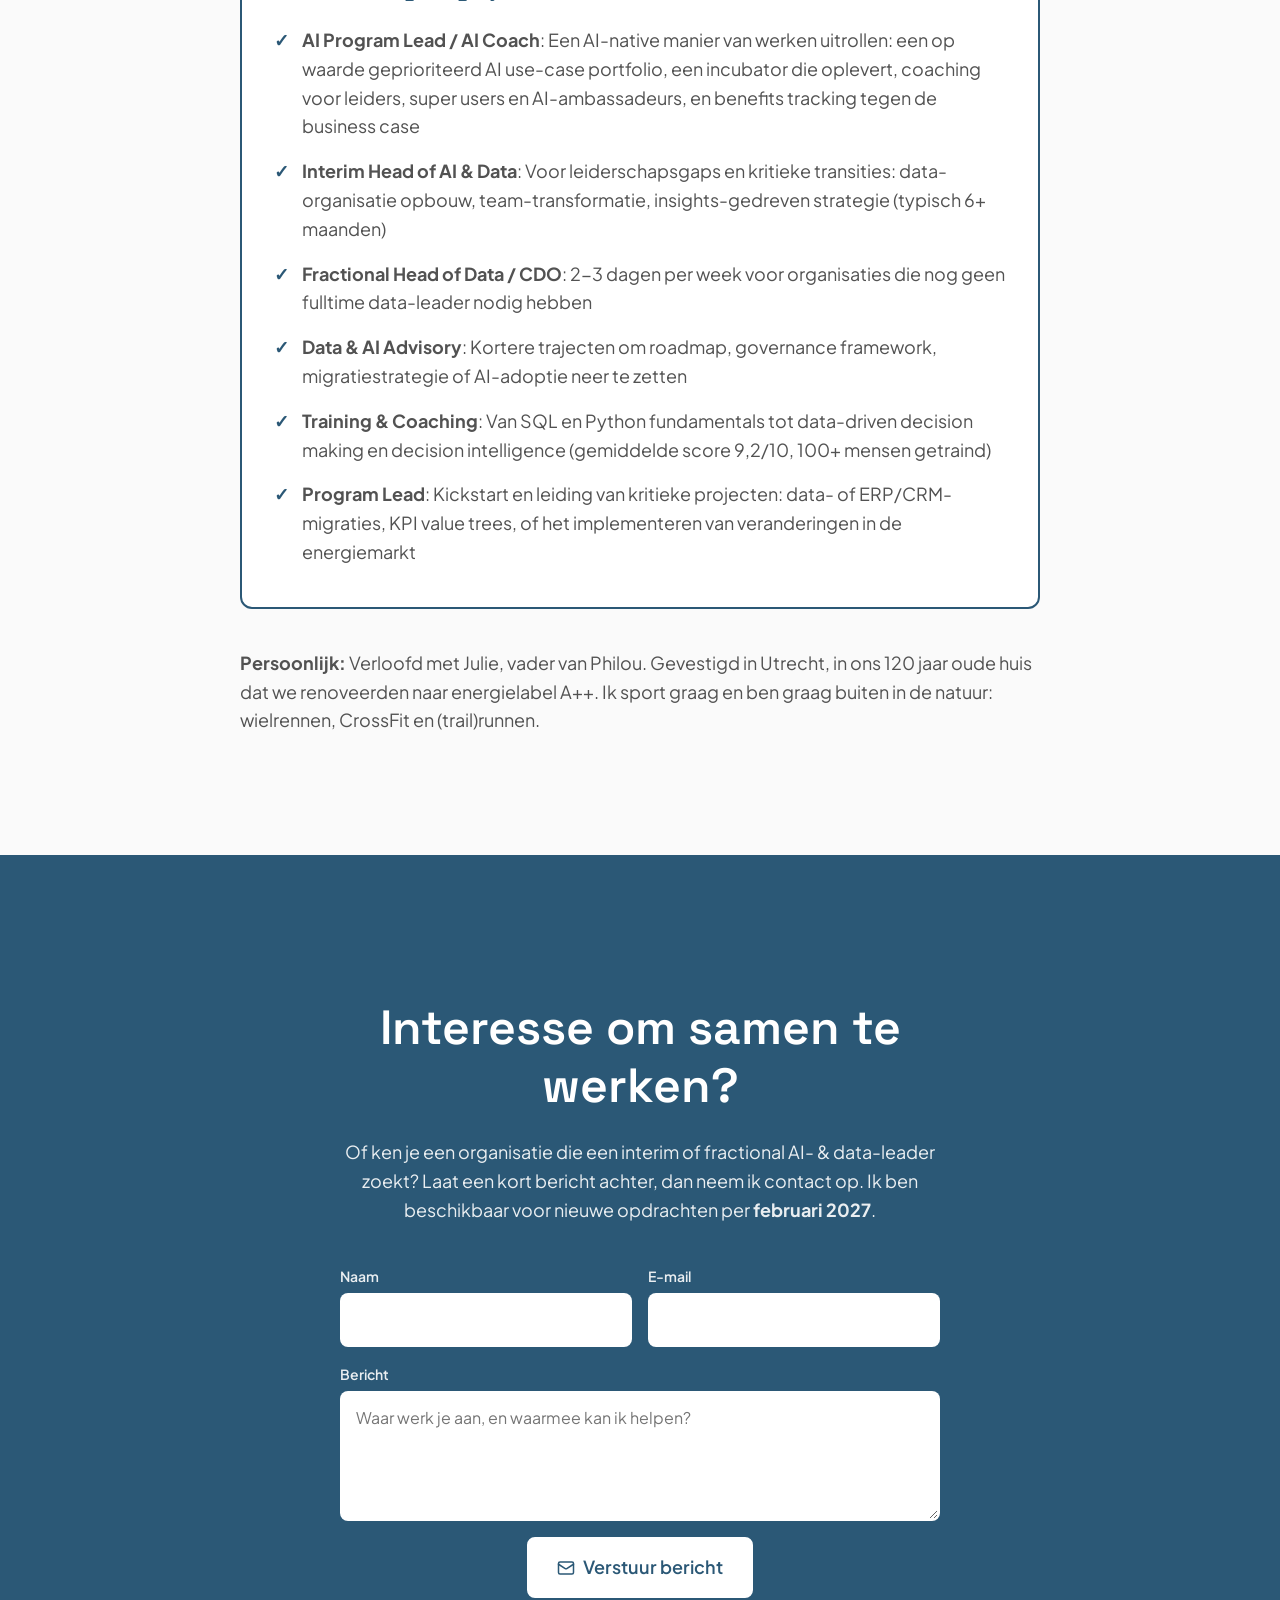
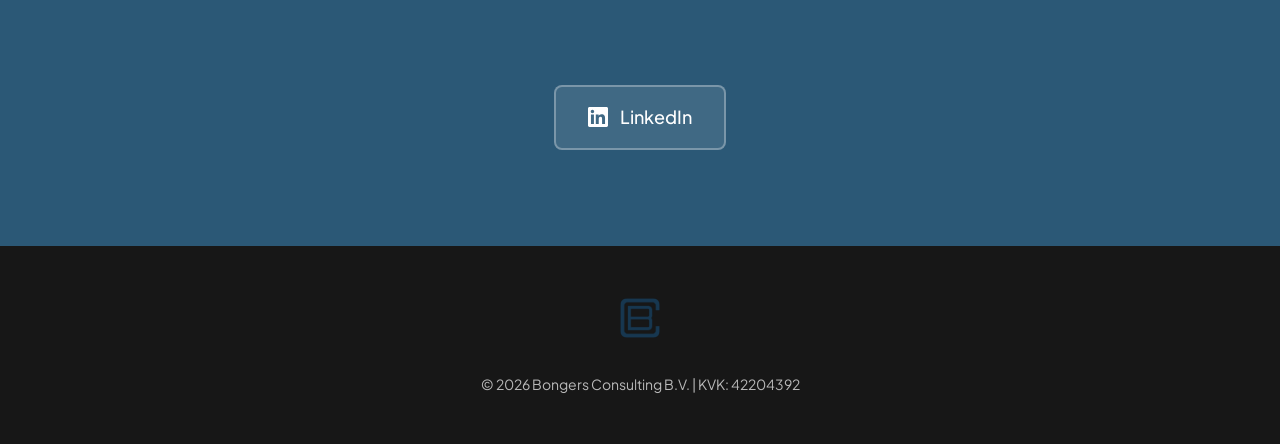
<file: nl.html>
<!DOCTYPE html>
<html lang="nl">
<head>
    <meta charset="UTF-8">
    <meta name="viewport" content="width=device-width, initial-scale=1.0">
    <title>Tom Bongers | Freelance Head of AI & Data</title>
    <meta name="description" content="Freelance Head of AI & Data voor duurzame scale-ups en energiebedrijven. Ik leid AI-adoptie en bouw de datafundamenten eronder, van AI-strategie en use-case portfolio tot een AI-native manier van werken, zodat teams sneller betere beslissingen nemen. Gedreven door de energietransitie en bredere duurzaamheidsuitdagingen.">

    <!-- Open Graph (LinkedIn, WhatsApp, Slack) -->
    <meta property="og:type" content="website">
    <meta property="og:url" content="https://bongersconsulting.com/nl.html">
    <meta property="og:title" content="Tom Bongers | Freelance Head of AI & Data">
    <meta property="og:description" content="Interim & fractional AI- & data-leadership voor duurzame scale-ups en energiebedrijven. Van AI-strategie en adoptie tot de datafundamenten eronder, zodat teams sneller betere beslissingen nemen.">
    <meta property="og:image" content="https://bongersconsulting.com/images/og-image.jpg">
    <meta property="og:image:width" content="1200">
    <meta property="og:image:height" content="630">
    <meta property="og:image:alt" content="Tom Bongers, Freelance Head of AI & Data, bongersconsulting.com">
    <meta property="og:locale" content="nl_NL">
    <meta property="og:site_name" content="Bongers Consulting">

    <!-- Twitter Card -->
    <meta name="twitter:card" content="summary_large_image">
    <meta name="twitter:title" content="Tom Bongers | Freelance Head of AI & Data">
    <meta name="twitter:description" content="Interim & fractional AI- & data-leadership voor duurzame scale-ups en energiebedrijven. Van AI-strategie en adoptie tot de datafundamenten eronder, zodat teams sneller betere beslissingen nemen.">
    <meta name="twitter:image" content="https://bongersconsulting.com/images/og-image.jpg">

    <link rel="canonical" href="https://bongersconsulting.com/nl.html">
    <link rel="alternate" hreflang="en" href="https://bongersconsulting.com/">
    <link rel="alternate" hreflang="nl" href="https://bongersconsulting.com/nl.html">
    <link rel="alternate" hreflang="x-default" href="https://bongersconsulting.com/">

    <!-- Favicons -->
    <link rel="icon" type="image/x-icon" href="images/favicon.ico">
    <link rel="apple-touch-icon" sizes="180x180" href="images/apple-touch-icon.png">

    <!-- Fonts: Space Grotesk for headlines, Plus Jakarta Sans for body -->
    <link rel="preconnect" href="https://fonts.googleapis.com">
    <link rel="preconnect" href="https://fonts.gstatic.com" crossorigin>
    <link href="https://fonts.googleapis.com/css2?family=Space+Grotesk:wght@500;600;700&family=Plus+Jakarta+Sans:wght@400;500;600&display=swap" rel="stylesheet">

    <!-- Analytics (Umami) -->
    <script defer src="https://cloud.umami.is/script.js" data-website-id="1c90d3a1-7033-4e43-bcbc-4dfc77ae854b"></script>

    <!-- Structured data -->
    <script type="application/ld+json">
    {
        "@context": "https://schema.org",
        "@type": "Person",
        "name": "Tom Bongers",
        "jobTitle": "Freelance Head of AI & Data",
        "url": "https://bongersconsulting.com",
        "image": "https://bongersconsulting.com/images/profile-photo.jpg",
        "sameAs": ["https://www.linkedin.com/in/tombongers/"],
        "worksFor": {
            "@type": "Organization",
            "name": "Bongers Consulting B.V.",
            "url": "https://bongersconsulting.com"
        },
        "address": {
            "@type": "PostalAddress",
            "addressLocality": "Utrecht",
            "addressCountry": "NL"
        },
        "areaServed": "NL",
        "knowsAbout": ["AI Strategy", "Generative AI", "AI Adoption", "AI Coaching", "Data Strategy", "Data Governance", "Data Domains", "Data Stewardship", "Analytics Engineering", "Business Intelligence", "Decision Intelligence", "Machine Learning", "AI Portfolio Management", "Responsible AI", "EU AI Act", "GDPR", "Team Leadership", "Operating Model Design", "System Dynamics", "Energy Transition", "SQL", "Python", "Snowflake", "BigQuery", "dbt", "Power BI"]
    }
    </script>

    <link rel="stylesheet" href="styles.css">
    <script>
        // Mark JS as active ASAP so scroll-reveal styles only apply when JS runs.
        document.documentElement.classList.add('js-enabled');
    </script>
</head>
<body>
    <!-- Inline SVG icon definitions (Lucide shapes, ISC license); no CDN dependency -->
    <svg xmlns="http://www.w3.org/2000/svg" style="display:none" aria-hidden="true">
        <defs>
            <symbol id="i-menu" viewBox="0 0 24 24" fill="none" stroke="currentColor" stroke-width="2" stroke-linecap="round" stroke-linejoin="round"><line x1="4" x2="20" y1="6" y2="6"/><line x1="4" x2="20" y1="12" y2="12"/><line x1="4" x2="20" y1="18" y2="18"/></symbol>
            <symbol id="i-x" viewBox="0 0 24 24" fill="none" stroke="currentColor" stroke-width="2" stroke-linecap="round" stroke-linejoin="round"><path d="M18 6 6 18"/><path d="m6 6 12 12"/></symbol>
            <symbol id="i-arrow-right" viewBox="0 0 24 24" fill="none" stroke="currentColor" stroke-width="2" stroke-linecap="round" stroke-linejoin="round"><path d="M5 12h14"/><path d="m12 5 7 7-7 7"/></symbol>
            <symbol id="i-mail" viewBox="0 0 24 24" fill="none" stroke="currentColor" stroke-width="2" stroke-linecap="round" stroke-linejoin="round"><rect width="20" height="16" x="2" y="4" rx="2"/><path d="m22 7-8.97 5.7a1.94 1.94 0 0 1-2.06 0L2 7"/></symbol>
            <symbol id="i-check" viewBox="0 0 24 24" fill="none" stroke="currentColor" stroke-width="2" stroke-linecap="round" stroke-linejoin="round"><path d="M20 6 9 17l-5-5"/></symbol>
            <symbol id="i-chevron-down" viewBox="0 0 24 24" fill="none" stroke="currentColor" stroke-width="2" stroke-linecap="round" stroke-linejoin="round"><path d="m6 9 6 6 6-6"/></symbol>
            <symbol id="i-linkedin" viewBox="0 0 24 24" fill="currentColor"><path d="M20.447 20.452h-3.554v-5.569c0-1.328-.027-3.037-1.852-3.037-1.853 0-2.136 1.445-2.136 2.939v5.667H9.351V9h3.414v1.561h.046c.477-.9 1.637-1.85 3.37-1.85 3.601 0 4.267 2.37 4.267 4.385v7.356zM5.337 7.433c-1.144 0-2.063-.926-2.063-2.065 0-1.138.92-2.063 2.063-2.063 1.14 0 2.064.925 2.064 2.063 0 1.139-.925 2.065-2.064 2.065zm1.782 13.019H3.555V9h3.564v11.452zM22.225 0H1.771C.792 0 0 .774 0 1.729v20.542C0 23.227.792 24 1.771 24h20.451C23.2 24 24 23.227 24 22.271V1.729C24 .774 23.2 0 22.222 0h.003z"/></symbol>
        </defs>
    </svg>

    <!-- Navigation -->
    <nav>
        <div class="container">
            <a href="#hero" class="logo">
                <img src="images/bc_logo.png" alt="Bongers Consulting logo" width="40" height="40">
                <span>Tom Bongers</span>
            </a>
            <ul class="nav-links">
                <li><a href="#expertise">Expertise</a></li>
                <li><a href="#cases">Cases</a></li>
                <li><a href="#about">Over mij</a></li>
                <li><a href="#contact">Contact</a></li>
                <li><a href="./" class="lang-switch" lang="en" hreflang="en" aria-label="Switch to English">EN</a></li>
            </ul>
            <button class="mobile-menu-toggle" aria-label="Menu openen" data-label-open="Menu openen" data-label-close="Menu sluiten" aria-expanded="false" aria-controls="mobile-menu">
                <svg class="icon icon-menu" aria-hidden="true"><use href="#i-menu"/></svg>
                <svg class="icon icon-close" aria-hidden="true"><use href="#i-x"/></svg>
            </button>
        </div>
        <div class="mobile-menu" id="mobile-menu">
            <ul>
                <li><a href="#expertise">Expertise</a></li>
                <li><a href="#cases">Cases</a></li>
                <li><a href="#about">Over mij</a></li>
                <li><a href="#contact">Contact</a></li>
                <li><a href="./" lang="en" hreflang="en">English version</a></li>
            </ul>
        </div>
    </nav>

    <!-- Hero Section -->
    <section id="hero">
        <div class="container">
            <div class="hero-content">
                <div class="hero-text">
                    <div class="hero-badges">
                        <div class="role-label">Freelance Head of AI &amp; Data</div>
                        <div class="availability-badge"><span class="dot" aria-hidden="true"></span>Beschikbaar per februari 2027</div>
                    </div>
                    <h1>Ik laat AI en data in de praktijk werken, van strategie tot echte adoptie</h1>
                    <p class="subhead">Voor duurzame scale-ups en energiebedrijven die kritieke transities moeten navigeren. Of dat nu het uitrollen van AI in de hele organisatie is, het opbouwen van moderne data- en analytics-capaciteiten, het leiden van data-teams tijdens groei of leiderschapswissels, of het vertalen van data naar strategische keuzes. Het doel is altijd hetzelfde: betere beslissingen, sneller.</p>
                    <p class="supporting-line">10+ jaar ervaring in data &amp; analytics leadership, momenteel lead van een organisatiebreed Generative AI-programma. Als (interim) manager, fractional lead en hands-on consultant. Achtergrond in System Dynamics (MSc, Cum Laude) &amp; Business Analytics (MSc, Cum Laude). Gedreven door het versnellen van de energietransitie en bredere duurzaamheidsuitdagingen.</p>
                    <div class="cta-buttons">
                        <a href="#expertise" class="btn btn-primary">
                            Bekijk wat ik doe
                            <svg class="icon" aria-hidden="true"><use href="#i-arrow-right"/></svg>
                        </a>
                        <a href="#contact" class="btn btn-secondary" data-umami-event="cta-contact">
                            <svg class="icon" aria-hidden="true"><use href="#i-mail"/></svg>
                            Neem contact op
                        </a>
                    </div>
                </div>
                <div class="hero-image">
                    <img src="images/profile-photo.jpg" alt="Portretfoto van Tom Bongers" width="200" height="200" loading="eager" fetchpriority="high">
                </div>
            </div>
        </div>
    </section>

    <!-- Trust strip: previous clients -->
    <section id="clients" aria-label="Opdrachtgevers">
        <div class="container">
            <p class="trust-label">Eerder aan de slag bij o.a.</p>
            <ul class="trust-logos">
                <li class="logo-vandebron"><img src="images/clients/vandebron.png" alt="Vandebron logo" width="138" height="21" loading="lazy"></li>
                <li class="logo-alliander"><img src="images/clients/alliander.png" alt="Alliander logo" width="90" height="34" loading="lazy"></li>
                <li class="logo-ccv"><img src="images/clients/ccv.png" alt="CCV (from Fiserv) logo" width="50" height="31" loading="lazy"></li>
                <li class="logo-brightminds"><img src="images/clients/brightminds.svg" alt="Brightminds logo" width="119" height="22" loading="lazy"></li>
                <li class="logo-traxl"><img src="images/clients/traxl.png" alt="Traxl logo" width="73" height="26" loading="lazy"></li>
                <li class="logo-capgemini"><img src="images/clients/capgemini.png" alt="Capgemini logo" width="125" height="23" loading="lazy"></li>
                <li class="logo-eneco"><img src="images/clients/eneco.png" alt="Eneco logo" width="71" height="31" loading="lazy"></li>
                <li class="logo-ing"><img src="images/clients/ing.png" alt="ING logo" width="109" height="27" loading="lazy"></li>
                <li class="logo-mphasis"><img src="images/clients/mphasis.png" alt="Mphasis logo" width="94" height="30" loading="lazy"></li>
            </ul>
        </div>
    </section>

    <!-- Expertise Section -->
    <section id="expertise">
        <div class="container">
            <h2>Expertise als Freelance Head of AI &amp; Data</h2>
            <p class="expertise-intro">AI, data en inzichten zijn tools, geen einddoel. Het einddoel is impact: organisaties helpen groeien zonder hun missie te verliezen, schalen zonder chaos te creëren, en beslissingen nemen die over de tijd cumuleren. Dit zijn de vijf pijlers waar ik mee werk:</p>

            <div class="expertise-accordion">
                <details class="exp-card reveal">
                    <summary>
                        <span class="exp-icon" aria-hidden="true">🤖</span>
                        <span class="exp-head">
                            <h3>AI Adoption &amp; Portfolio</h3>
                            <p>Human + AI manier van werken, use-case portfolio, benefits tracking, responsible by default</p>
                        </span>
                        <svg class="exp-chevron" aria-hidden="true"><use href="#i-chevron-down"/></svg>
                    </summary>
                    <div class="exp-body">
                        <p class="service-problem">Iedereen experimenteert met AI, maar niemand kan je vertellen welke use cases echt iets opleveren, of hoe het werk zelf verandert. Pilots stapelen zich op; productie blijft leeg. De bottleneck is zelden het model. Het is adoptie.</p>
                        <p class="service-approach"><strong>Waarom ik:</strong> Ik heb AI-strategieën vormgegeven en vertaal technische complexiteit naar concrete aanbevelingen. Belangrijker: ik heb echte uitvoering van AI-projecten gezien, ver voorbij het slidedeck. Als Generative AI Program Lead bij Vandebron combineer ik drie rollen: product owner van het AI-incubatorteam, coach voor AI super users, business leaders en AI-ambassadeurs, en lead van het programma dat een AI-native, AI-first manier van werken door de hele organisatie uitrolt.</p>
                        <p class="service-approach"><strong>Wat ik doe:</strong> Ik bouw een AI use-case portfolio, geprioriteerd op waarde en haalbaarheid, met staged funding, heldere go/no-go gates en benefits tracking tegen de oorspronkelijke business case. En ik coach teams naar een hybride human + AI manier van werken: nieuwe routines, nieuwe rollen, een nieuwe taakverdeling tussen mensen en agents, met adoptie als de metric die telt. Kaders (EU AI Act, GDPR, model risk) zitten er als lichtgewicht randvoorwaarde in, niet als compliance-project.</p>
                        <p class="service-outcome"><strong>Wat je krijgt:</strong> Een gefinancierd portfolio in plaats van losse pilots, met gerealiseerde waarde die tegen de business case wordt bijgehouden. Teams die daadwerkelijk naast AI werken in hun dagelijkse routines, gemeten op adoptie in plaats van op aantal licenties.</p>
                    </div>
                </details>
                <details class="exp-card reveal">
                    <summary>
                        <span class="exp-icon" aria-hidden="true">📋</span>
                        <span class="exp-head">
                            <h3>Data Strategie &amp; Governance</h3>
                            <p>Visie, roadmaps, data domains, eigenaarschap, data quality</p>
                        </span>
                        <svg class="exp-chevron" aria-hidden="true"><use href="#i-chevron-down"/></svg>
                    </summary>
                    <div class="exp-body">
                        <p class="service-problem">Je hebt data, maar geen heldere visie. Elke afdeling doet z'n ding, er is geen eigenaarschap, geen prioriteiten. Management weet niet waar data aan bijdraagt.</p>
                        <p class="service-approach"><strong>Wat ik doe:</strong> Ik ontwikkel datastrategie, governance frameworks en roadmaps die aansluiten bij business-doelen. Naast begrippenkaders en data quality KPI's betekent dat: data domains, duidelijke eigenaren en een werkbaar stewardship model dat past bij een scale-up, niet bij een bank. Ik haal ook het executive sponsorship en de bijbehorende investering binnen die de strategie voorbij kwartaal 1 in leven houden, in plaats van een deck dat landt en stilvalt.</p>
                        <p class="service-outcome"><strong>Wat je krijgt:</strong> Een heldere strategie voor de komende 1-3 jaar, met mandaat en funding eronder. Teams weten wat van hen verwacht wordt. Betrouwbare stuurinformatie voor directie.</p>
                    </div>
                </details>

                <details class="exp-card reveal">
                    <summary>
                        <span class="exp-icon" aria-hidden="true">👥</span>
                        <span class="exp-head">
                            <h3>Team &amp; Leiderschap</h3>
                            <p>Interim leiderschap, hiring, coaching, operating model, federated werken</p>
                        </span>
                        <svg class="exp-chevron" aria-hidden="true"><use href="#i-chevron-down"/></svg>
                    </summary>
                    <div class="exp-body">
                        <p class="service-problem">Je hebt een data-team, maar ze komen niet uit ad-hoc werk. Je kunt niet schalen en overweegt je eerste Head of Data aan te nemen. Of je data-lead valt (tijdelijk) weg en je wilt geen momentum verliezen.</p>
                        <p class="service-approach"><strong>Wat ik doe:</strong> Ik bouw en leid multidisciplinaire data-teams: hiring, onboarding, skill development en delivery-routines. Ik ontwerp het operating model zo dat het meeschaalt: centraal wat moet, decentraal wat kan, een federated (hub-and-spoke) model met heldere decision rights en accountability tussen business, IT en risk. Ik heb teams van 5 tot 12 FTE geleid en mensen gecoacht van junior tot lead, en help je eerste permanente Head of Data succesvol te laten zijn. Ook beschikbaar als fractional Head of Data / CDO (2-3 dagen per week).</p>
                        <p class="service-outcome"><strong>Wat je krijgt:</strong> Een team dat zelfstandig kan draaien, met een operating model dat je volgende groeifase overleeft. Geen afhankelijkheid van externe consultants. Management dat de datafunctie vertrouwt.</p>
                    </div>
                </details>

                <details class="exp-card reveal">
                    <summary>
                        <span class="exp-icon" aria-hidden="true">🧭</span>
                        <span class="exp-head">
                            <h3>Strategie, Insights &amp; Analytics</h3>
                            <p>Decision intelligence: forecasting, scenario-analyse, pricing, KPI-frameworks, self-service BI</p>
                        </span>
                        <svg class="exp-chevron" aria-hidden="true"><use href="#i-chevron-down"/></svg>
                    </summary>
                    <div class="exp-body">
                        <p class="service-problem">Je staat voor een kritieke strategische transitie (nieuwe markt, product pivot, propositie-ontwikkeling, ERP migratie) maar mist de inzichten én de lead om die beslissingen te dragen.</p>
                        <p class="service-approach"><strong>Wat ik doe:</strong> Als interim strategie-lead met een data-achtergrond vertaal ik open vragen naar decision-ready antwoorden. Altijd datagedreven: eerst de analyse (pricing, segmentatie, unit economics, forecasts, scenario-analyses), dan de opties. Ik zet KPI-frameworks en self-service BI neer zodat de organisatie zelf op de cijfers kan sturen, en ik leid cross-functionele teams van business case tot implementatie-roadmap.</p>
                        <p class="service-outcome"><strong>Wat je krijgt:</strong> Een strategische beslissing met heldere trade-offs, een meetbare business case en een implementeerbare roadmap. KPI-frameworks en dashboards die de business ook echt gebruikt. Een team dat autonoom door kan na mijn vertrek. Voorbeelden: propositie-ontwikkeling tijdens marktshift (energie), pricing &amp; segmentatie, team-transformatie.</p>
                    </div>
                </details>

                <details class="exp-card reveal">
                    <summary>
                        <span class="exp-icon" aria-hidden="true">🏗️</span>
                        <span class="exp-head">
                            <h3>Platform &amp; Architectuur</h3>
                            <p>Modern data stack, migraties, tooling, integraties</p>
                        </span>
                        <svg class="exp-chevron" aria-hidden="true"><use href="#i-chevron-down"/></svg>
                    </summary>
                    <div class="exp-body">
                        <p class="service-problem">Je legacy systemen worden vervangen, of je fuseert meerdere datasources. Migraties falen vaak omdat techniek en organisatie los van elkaar worden aangepakt.</p>
                        <p class="service-approach"><strong>Wat ik doe:</strong> Ik ontwerp enterprise datamodellen en begeleid de volledige migratie: van gap-analyse en directiepresentaties tot hands-on SQL migratiescripts en teambegeleiding. Als freelance Head of AI &amp; Data stuur ik ook build vs buy en de kostenefficiëntie van het platform aan, tooling (Snowflake, Power BI, SAP) en vendor selection. Ik werk goed met stakeholders op alle niveaus, van architecten tot eindgebruikers.</p>
                        <p class="service-outcome"><strong>Wat je krijgt:</strong> Migraties die op tijd opleveren én gedragen worden. Data quality frameworks die fouten significant reduceren. Teams die het nieuwe systeem écht snappen en gebruiken. Schaalbare infrastructuur.</p>
                    </div>
                </details>

            </div>
        </div>
    </section>

    <!-- Target Audience Section -->
    <section id="audience">
        <div class="container">
            <h2>Voor wie?</h2>
            <div class="audience-grid">
                <div class="recognition">
                    <h3>Je herkent jezelf als:</h3>
                    <ul class="recognition-list">
                        <li>
                            <svg class="icon" aria-hidden="true"><use href="#i-check"/></svg>
                            <span>Je teams experimenteren al met AI, maar niemand kan zeggen welke use cases lonen of hoe het werk verandert. Je wilt een gefinancierd portfolio en echte adoptie, geen losse pilots</span>
                        </li>
                        <li>
                            <svg class="icon" aria-hidden="true"><use href="#i-check"/></svg>
                            <span>Duurzame scale-up of energiebedrijf (50-500 medewerkers)</span>
                        </li>
                        <li>
                            <svg class="icon" aria-hidden="true"><use href="#i-check"/></svg>
                            <span>Je data- of insights-lead is (tijdelijk) weg en je wilt geen momentum verliezen. Je zoekt interim leadership voor 3-9 maanden</span>
                        </li>
                        <li>
                            <svg class="icon" aria-hidden="true"><use href="#i-check"/></svg>
                            <span>Je overweegt je eerste Head of Data / Head of AI &amp; Data / CDO aan te nemen, maar weet niet of je daar al groot genoeg voor bent</span>
                        </li>
                        <li>
                            <svg class="icon" aria-hidden="true"><use href="#i-check"/></svg>
                            <span>Je zoekt iemand die een kritiek project kickstart en leidt, bijvoorbeeld een data- of ERP/CRM-migratie, het opzetten van een KPI value tree, of het implementeren van veranderingen in de energiemarkt</span>
                        </li>
                    </ul>
                </div>

                <div class="sectors">
                    <h3>Sectoren waar ik ervaring heb:</h3>
                    <div class="sector-tags">
                        <span class="tag">Energie &amp; Utilities</span>
                        <span class="tag">Klimaat Tech</span>
                        <span class="tag">Duurzame Finance</span>
                        <span class="tag">Impact Scale-ups</span>
                        <span class="tag">Consulting</span>
                    </div>
                    <p style="color: var(--text-secondary); margin-top: 16px;"><strong>Concrete voorbeelden:</strong> Organisatiebreed Generative AI-programma (Vandebron), energiehandel en forecasting (Vandebron), klantbeheer bij utilities (Alliander), ESG reporting en carbon accounting (ING, CCV), B2B SaaS analytics (Traxl).</p>

                    <div class="tech-stack">
                        <h5>Tech Stack</h5>
                        <p>SQL (expert), Python (gevorderd), Snowflake, GCP/BigQuery, Azure, Power BI (DAX), Looker, dbt, Dagster, Airbyte, scikit-learn &amp; Prophet (forecasting), Docker/K8s, CI/CD, Kraken, SAP S/4HANA &amp; SAP C4C, Salesforce, Git</p>
                    </div>
                </div>
            </div>
        </div>
    </section>

    <!-- Cases Section -->
    <section id="cases">
        <div class="container">
            <h2>Cases</h2>
            <div class="case-grid">
                <div class="case-card reveal" style="border-left: 4px solid var(--accent-primary);">
                    <img src="images/clients/vandebron.png" alt="Vandebron logo" class="case-logo" loading="lazy">
                    <div class="case-header">
                        <h3 class="case-title">Generative AI-programma: naar een AI-native organisatie</h3>
                        <div class="case-role">Generative AI Program Lead (freelance)</div>
                    </div>

                    <div class="case-section">
                        <div class="case-label">Context &amp; Opdracht</div>
                        <p>Vandebron haalde me eerst binnen als interim Head of Strategy, waar ik een op directieniveau goedgekeurde business case opleverde die €10M+ ontsluit voor nieuwe energieproposities richting het einde van de salderingsregeling, en het strategieteam opnieuw inrichtte. Daarop voortbouwend vroeg Vandebron me om het Generative AI-programma te leiden. De ambitie: van losse experimenten naar een AI-native, AI-first organisatie, waar AI onderdeel is van hoe elk team werkt in plaats van een zijproject van een paar enthousiastelingen.</p>
                    </div>

                    <details class="case-details">
                        <summary>Bekijk mijn rol &amp; aanpak <svg class="exp-chevron" aria-hidden="true"><use href="#i-chevron-down"/></svg></summary>
                        <div class="case-section">
                        <p>De rol combineert bewust drie petten. Samen sluiten ze de cirkel tussen wat er gebouwd wordt, wie het gebruikt en of het werk echt verandert:</p>
                        <ul>
                            <li><strong>Product Owner, AI-incubatorteam:</strong> AI use cases prioriteren en opleveren van idee tot productie, met waarde en haalbaarheid als poort in plaats van hype</li>
                            <li><strong>AI-coach:</strong> AI super users, business leaders en AI-ambassadeurs coachen om hun eigen werk met AI opnieuw in te richten, zodat expertise zich door de organisatie verspreidt in plaats van in één team te blijven zitten</li>
                            <li><strong>AI adoption program lead:</strong> De AI-native, AI-first manier van werken door de hele organisatie uitrollen: adoptieroutines, enablement, kaders (EU AI Act, GDPR) en sturen op adoptie en waarde in plaats van op licenties</li>
                        </ul>
                        </div>
                    </details>

                    <div class="case-impact">
                        <h5>Business Impact</h5>
                        <div class="impact-metrics">
                            <div class="metric">
                                <div class="metric-value">3 petten</div>
                                <div class="metric-label">Product owner, AI-coach en adoption lead in één rol</div>
                            </div>
                            <div class="metric">
                                <div class="metric-value">Org-breed</div>
                                <div class="metric-label">Uitrol van een AI-first manier van werken, geen pilot</div>
                            </div>
                            <div class="metric">
                                <div class="metric-value">Live</div>
                                <div class="metric-label">Use cases in productie, voorbij het slidedeck</div>
                            </div>
                        </div>
                        <p style="margin-top: 16px; color: var(--text-secondary); font-size: 15px;">AI gaat van experiment naar de manier waarop teams werken: een incubator die oplevert, een netwerk van super users en ambassadeurs dat de verandering draagt, en leiderschap dat stuurt op adoptie en waarde.</p>
                    </div>
                </div>

                <div class="case-card reveal">
                    <img src="images/clients/alliander.png" alt="Alliander logo" class="case-logo" loading="lazy">
                    <div class="case-header">
                        <h3 class="case-title">Enterprise Data Migratie &amp; Governance</h3>
                        <div class="case-role">Data Consultant / Architect (freelance)</div>
                    </div>

                    <div class="case-section">
                        <div class="case-label">Context &amp; Probleem</div>
                        <p>Alliander, grote Nederlandse netwerkbeheerder, had 15+ legacy systemen zonder centrale definitie van kernconcepten (klant, aansluiting, asset). Directie wilde migreren naar SAP CX en moderne data-architectuur, maar niemand wist waar te beginnen. Klantdata bevatte dubbele records en inconsistenties die operationele processen blokkeerden.</p>
                    </div>

                    <details class="case-details">
                        <summary>Bekijk mijn rol &amp; aanpak <svg class="exp-chevron" aria-hidden="true"><use href="#i-chevron-down"/></svg></summary>
                        <div class="case-section">
                        <p>Als Data Consultant / Architect leidde ik de datafundament-workstream:</p>
                        <ul>
                            <li>Enterprise klantdatamodel opgesteld (100+ concepten, relaties, afhankelijkheden) met behulp van enterprise architectuur tools</li>
                            <li>Gap-analyse tussen huidige staat en SAP CX doelarchitectuur</li>
                            <li>Business case en migratie-roadmap gepresenteerd aan directieniveau</li>
                            <li>Data governance framework ontworpen dat praktisch is, niet bureaucratisch: data domains met duidelijke eigenaren, een werkbaar stewardship model, definitiekaders, quality KPI's en privacy-by-design voor privacygevoelige klant- en meetdata, waaronder slimme-meterdata (P4) onder GDPR</li>
                            <li>Ontdubbeltool en MDM features gebouwd (hands-on development)</li>
                            <li>Workshops met 50+ stakeholders gefaciliteerd om adoptie te verankeren</li>
                        </ul>
                        </div>
                    </details>

                    <div class="case-impact">
                        <h5>Business Impact</h5>
                        <div class="impact-metrics">
                            <div class="metric">
                                <div class="metric-value">70%</div>
                                <div class="metric-label">Minder datafouten</div>
                            </div>
                            <div class="metric">
                                <div class="metric-value">50+</div>
                                <div class="metric-label">Stakeholders aligned</div>
                            </div>
                            <div class="metric">
                                <div class="metric-value">100+</div>
                                <div class="metric-label">Dataconcepten gemodelleerd</div>
                            </div>
                        </div>
                        <p style="margin-top: 16px; color: var(--text-secondary); font-size: 15px;">Heldere migratiestrategie breed gedragen. Management kreeg voor het eerst betrouwbare stuurinformatie over asset management en netinvesteringen.</p>
                    </div>
                </div>


                <div class="case-card reveal">
                    <img src="images/clients/ccv.png" alt="CCV (from Fiserv) logo" class="case-logo" loading="lazy">
                    <div class="case-header">
                        <h3 class="case-title">Commerciële Analytics &amp; Datagedreven Marketing</h3>
                        <div class="case-role">Data Analytics Lead (freelance)</div>
                    </div>

                    <div class="case-section">
                        <div class="case-label">Context &amp; Probleem</div>
                        <p>CCV, Europese betaalprovider, wilde de commerciële sturing professionaliseren. Rapportages waren versnipperd over Sales, Marketing en Finance: elk team had eigen cijfers, definities verschilden per dashboard, en digital marketing spend was lastig te verantwoorden. Management miste een consistent beeld van commerciële performance en klantwaarde.</p>
                    </div>

                    <details class="case-details">
                        <summary>Bekijk mijn rol &amp; aanpak <svg class="exp-chevron" aria-hidden="true"><use href="#i-chevron-down"/></svg></summary>
                        <div class="case-section">
                        <p>Als freelance Data Analytics Lead bij CCV bouwde ik het commerciële analytics-fundament, en werd ik in 2025 teruggevraagd om een groepsbreed KPI-framework op te zetten:</p>
                        <ul>
                            <li>Power BI rapportages, KPI's en dashboards gebouwd voor commerciële performance en klantwaarde, in nauwe samenwerking met Sales, Marketing en Finance</li>
                            <li>GA4-, BigQuery- en CRM-data gecombineerd tot herbruikbare datamodellen als basis voor self-service analytics</li>
                            <li>Digital marketeers ondersteund met BI-inzichten en marketing dashboards, waardoor sturen op ROAS mogelijk werd</li>
                            <li>Sales-forecasting modellen (Prophet, Python) geïntegreerd in rapportages voor target-setting en scenario planning</li>
                            <li>Vervolgopdracht (2025): KPI-framework ontworpen en sales reporting geharmoniseerd over teams voor consistente commerciële sturing</li>
                        </ul>
                        </div>
                    </details>

                    <div class="case-impact">
                        <h5>Business Impact</h5>
                        <div class="impact-metrics">
                            <div class="metric">
                                <div class="metric-value">2×</div>
                                <div class="metric-label">Terugkerende opdrachtgever (2022 &amp; 2025)</div>
                            </div>
                            <div class="metric">
                                <div class="metric-value">3 teams</div>
                                <div class="metric-label">Eén versie van de waarheid</div>
                            </div>
                            <div class="metric">
                                <div class="metric-value">ROAS</div>
                                <div class="metric-label">Datagedreven marketing-sturing</div>
                            </div>
                        </div>
                        <p style="margin-top: 16px; color: var(--text-secondary); font-size: 15px;">Vernieuwde dashboards en visualisaties van verkoop-, product- en marktinzichten, in meerdere gevallen aanleiding voor concrete procesveranderingen.</p>
                    </div>
                </div>

            </div>
        </div>
    </section>

    <!-- Testimonials Section -->
    <section id="testimonials">
        <div class="container">
            <h2>Wat anderen zeggen</h2>
            <p style="max-width: 800px; color: var(--text-secondary);">Snippets uit LinkedIn-aanbevelingen van opdrachtgevers en collega's. <a href="https://www.linkedin.com/in/tombongers/details/recommendations/" target="_blank" rel="noopener noreferrer">Lees ze volledig op LinkedIn</a>.</p>
            <div class="testimonial-grid">
                <div class="testimonial-card reveal">
                    <p class="testimonial-quote">"Tom is a natural leader with a great talent for technology and data. He was instrumental in delivering the successful transformation of our Data Analytics team from ad-hoc reporting towards a Center-of-Excellence model. Tom is able to transmit ambition and drive not just to a team, but to a whole company!"</p>
                    <div class="testimonial-author">
                        <div class="author-info">
                            <h5>Giuseppe Procaccianti</h5>
                            <p>CTO Dexter Energy, voormalig manager van Tom bij Vandebron</p>
                        </div>
                    </div>
                </div>

                <div class="testimonial-card reveal">
                    <p class="testimonial-quote">"Als kartrekker van Master Data Governance zorgde Tom voor richting, voortgang en kwaliteit, en wist hij complexe vraagstukken om te zetten in praktische oplossingen. Een professional die niet alleen resultaten levert, maar ook energie en vertrouwen brengt in elk project!"</p>
                    <div class="testimonial-author">
                        <div class="author-info">
                            <h5>Bart Vink</h5>
                            <p>Vakgroepleider, Alliander</p>
                        </div>
                    </div>
                </div>

                <div class="testimonial-card reveal">
                    <p class="testimonial-quote">"Als objectieve sparringpartner met senioriteit op zowel inhoud als stakeholdermanagement is menig dashboard en visualisatie van verkoop-, product- of marktinzichten vernieuwd. In meerdere gevallen heeft dat geleid tot inzichten waar concrete procesveranderingen door ingezet zijn."</p>
                    <div class="testimonial-author">
                        <div class="author-info">
                            <h5>Edwin Jansen</h5>
                            <p>Head of Marketing &amp; Communication, CCV</p>
                        </div>
                    </div>
                </div>

                <div class="testimonial-card reveal">
                    <p class="testimonial-quote">"Tom took a proactive approach in building the data framework for our annual ESG reporting from scratch, and professionalized our data collection process. I learnt a lot about good data management working with Tom, a true data master. Would recommend Tom any day of the week!"</p>
                    <div class="testimonial-author">
                        <div class="author-info">
                            <h5>Anna Ahrenberg</h5>
                            <p>Brand &amp; ESG Manager</p>
                        </div>
                    </div>
                </div>
            </div>
        </div>
    </section>

    <!-- About Section -->
    <section id="about">
        <div class="container">
            <h2>Over mij</h2>
            <div class="about-content">
                <img src="images/profile-photo-2.jpg" alt="Tom Bongers" class="about-photo" width="220" height="220" loading="lazy">
                <p>Mijn werk zit op het snijvlak van AI, data, strategie en impact: ik help organisaties kritieke transities navigeren, met als doel altijd hetzelfde: <strong>betere beslissingen, sneller</strong>.</p>

                <h3 style="margin-top: 40px; margin-bottom: 16px;">🌱 Wat mij drijft</h3>
                <p>Ik ben gemotiveerd door het versnellen van de energietransitie en bredere <strong>duurzaamheidsuitdagingen</strong>. Daarom werk ik primair met energiebedrijven, climate tech scale-ups en impact-gedreven organisaties. Het is ook waarom ik via Carbon Equity investeer in doorbraak-technologieën voor klimaatoplossingen.</p>

                <h3 style="margin-top: 40px; margin-bottom: 16px;">🤖 Waarom AI, en waarom nu</h3>
                <p>AI best practices worden om de paar weken herschreven. Wie een brede range aan implementaties heeft gezien, over stacks, sectoren en groeifases heen, heeft iets wat geen enkel bedrijf intern kan opbouwen. Precies die breedte heb je nodig als het technische landschap sneller verschuift dan je organisatie zich kan ontwikkelen. Als freelancer neem ik die breedte mee, gecombineerd met tien jaar ervaring in het bouwen van de datafundamenten waar AI op draait.</p>

                <h3 style="margin-top: 40px; margin-bottom: 16px;">🔄 Achtergrond</h3>
                <p>Ik heb <strong>10+ jaar ervaring</strong> in data &amp; analytics leadership: multidisciplinaire teams bouwen en leiden (analytics, engineering, data science), mensen coachen van junior tot lead, en datastrategie afstemmen met executive en board-level stakeholders. De business begrijpen is altijd mijn startpunt, geworteld in mijn MSc <strong>Business Analytics</strong> (Cum Laude). Mijn MSc <strong>System Dynamics</strong> (Cum Laude) leerde me de patronen, feedback loops en onbedoelde consequenties te zien die anderen missen. Die bril neem ik mee in elke opdracht: begrijp het systeem eerst, grijp dan slim in.</p>

                <p>Ervaring opgedaan bij onder meer: <strong>Vandebron</strong> (Generative AI Program Lead, interim Head of Strategy en Manager Data Analytics), <strong>Alliander</strong> (Data Architect &amp; Governance Lead), <strong>Traxl</strong> (interim Head of Data), <strong>CCV</strong> (Data Analytics Lead), en diverse B2B SaaS scale-ups.</p>

                <h3 style="margin-top: 40px; margin-bottom: 16px;">🧭 Hoe ik werk</h3>
                <p>Drie principes sturen elke opdracht: <strong>deliver something that works</strong>: hands-on, waarde in de praktijk in plaats van op papier; <strong>build for continuity</strong>: teams die zelfstandig doorkunnen nadat ik vertrek; en <strong>land the change</strong>: transformaties slagen op adoptie, niet op technologie.</p>

                <div class="engagement-options">
                    <h4>Samenwerkingsmogelijkheden</h4>
                    <ul>
                        <li><strong>AI Program Lead / AI Coach</strong>: Een AI-native manier van werken uitrollen: een op waarde geprioriteerd AI use-case portfolio, een incubator die oplevert, coaching voor leiders, super users en AI-ambassadeurs, en benefits tracking tegen de business case</li>
                        <li><strong>Interim Head of AI &amp; Data</strong>: Voor leiderschapsgaps en kritieke transities: data-organisatie opbouw, team-transformatie, insights-gedreven strategie (typisch 6+ maanden)</li>
                        <li><strong>Fractional Head of Data / CDO</strong>: 2-3 dagen per week voor organisaties die nog geen fulltime data-leader nodig hebben</li>
                        <li><strong>Data &amp; AI Advisory</strong>: Kortere trajecten om roadmap, governance framework, migratiestrategie of AI-adoptie neer te zetten</li>
                        <li><strong>Training &amp; Coaching</strong>: Van SQL en Python fundamentals tot data-driven decision making en decision intelligence (gemiddelde score 9,2/10, 100+ mensen getraind)</li>
                        <li><strong>Program Lead</strong>: Kickstart en leiding van kritieke projecten: data- of ERP/CRM-migraties, KPI value trees, of het implementeren van veranderingen in de energiemarkt</li>
                    </ul>
                </div>

                <p style="margin-top: 40px;"><strong>Persoonlijk:</strong> Verloofd met Julie, vader van Philou. Gevestigd in Utrecht, in ons 120 jaar oude huis dat we renoveerden naar energielabel A++. Ik sport graag en ben graag buiten in de natuur: wielrennen, CrossFit en (trail)runnen.</p>
            </div>
        </div>
    </section>

    <!-- Contact Section -->
    <section id="contact">
        <div class="container">
            <div class="contact-content">
                <h2>Interesse om samen te werken?</h2>
                <p style="color: rgba(255,255,255,0.9); margin-bottom: 0;">Of ken je een organisatie die een interim of fractional AI- &amp; data-leader zoekt? Laat een kort bericht achter, dan neem ik contact op. Ik ben beschikbaar voor nieuwe opdrachten per <strong>februari 2027</strong>.</p>
                <form class="contact-form" id="contact-form" novalidate
                      data-msg-sending="Versturen..."
                      data-msg-success="Dank je! Je bericht is verstuurd. Meestal reageer ik binnen twee werkdagen."
                      data-msg-error="Er ging iets mis. Probeer het opnieuw, of stuur me een bericht via LinkedIn."
                      data-msg-invalid="Vul je naam, een geldig e-mailadres en een bericht in.">
                    <input type="hidden" name="subject" value="Nieuw bericht via bongersconsulting.com">
                    <input type="hidden" name="from_name" value="bongersconsulting.com">
                    <!-- Honeypot: bots fill it, people never see it -->
                    <input type="checkbox" name="botcheck" class="hp-field" tabindex="-1" autocomplete="off" aria-hidden="true">
                    <div class="form-row">
                        <div class="form-field">
                            <label for="cf-name">Naam</label>
                            <input type="text" id="cf-name" name="name" autocomplete="name" required maxlength="100">
                        </div>
                        <div class="form-field">
                            <label for="cf-email">E-mail</label>
                            <input type="email" id="cf-email" name="email" autocomplete="email" required maxlength="200">
                        </div>
                    </div>
                    <div class="form-field">
                        <label for="cf-message">Bericht</label>
                        <textarea id="cf-message" name="message" rows="4" required maxlength="3000" placeholder="Waar werk je aan, en waarmee kan ik helpen?"></textarea>
                    </div>
                    <button type="submit" class="btn btn-light">
                        <svg class="icon" aria-hidden="true"><use href="#i-mail"/></svg>
                        Verstuur bericht
                    </button>
                    <p class="form-status" role="status" aria-live="polite"></p>
                    <noscript><p class="form-status">Dit formulier heeft JavaScript nodig. Je kunt me ook bereiken via LinkedIn.</p></noscript>
                </form>
                <div class="contact-methods">
                    <a href="https://www.linkedin.com/in/tombongers/" target="_blank" rel="noopener noreferrer" class="contact-link" data-umami-event="linkedin-button">
                        <svg class="icon" aria-hidden="true"><use href="#i-linkedin"/></svg>
                        LinkedIn
                    </a>
                </div>
            </div>
        </div>
    </section>

    <!-- Footer -->
    <footer>
        <div class="container">
            <div class="logo-footer">
                <img src="images/bc_logo.png" alt="Bongers Consulting logo" width="48" height="48" loading="lazy">
            </div>
            <p>&copy; <span id="copyright-year">2026</span> Bongers Consulting B.V. | KVK: 42204392</p>
        </div>
    </footer>

    <script src="script.js"></script>
</body>
</html>
</file>
<file: styles.css>
* {
    margin: 0;
    padding: 0;
    box-sizing: border-box;
}

:root {
    --bg-primary: #FAFAFA;
    --bg-secondary: #E8F1F5;
    --text-primary: #171717;
    --text-secondary: #525252;
    --accent-primary: #2B5876;
    --accent-secondary: #4E8AAB;
    --accent-orange: #F97316;
    --border: #E5E5E5;
    --white: #FFFFFF;
}

html {
    scroll-behavior: smooth;
}

@media (prefers-reduced-motion: reduce) {
    html {
        scroll-behavior: auto;
    }
}

body {
    font-family: 'Plus Jakarta Sans', sans-serif;
    background: var(--bg-primary);
    color: var(--text-primary);
    line-height: 1.6;
    font-size: 18px;
}

h1, h2, h3, h4, h5 {
    font-family: 'Space Grotesk', sans-serif;
    font-weight: 600;
    line-height: 1.2;
}

h1 {
    font-size: clamp(36px, 5vw, 56px);
    margin-bottom: 24px;
}

h2 {
    font-size: clamp(32px, 4vw, 48px);
    margin-bottom: 24px;
}

h3 {
    font-size: clamp(24px, 3vw, 32px);
    margin-bottom: 16px;
}

h4 {
    font-size: 20px;
    margin-bottom: 12px;
}

a {
    color: var(--accent-primary);
    text-decoration: none;
    transition: color 0.2s ease;
}

a:hover {
    color: var(--accent-orange);
}

a:focus-visible,
button:focus-visible {
    outline: 3px solid var(--accent-orange);
    outline-offset: 3px;
    border-radius: 4px;
}

.icon {
    width: 1em;
    height: 1em;
    flex-shrink: 0;
    vertical-align: -0.125em;
}

.container {
    max-width: 1120px;
    margin: 0 auto;
    padding: 0 24px;
}

section {
    padding: 96px 0;
}

/* Navigation */
nav {
    position: sticky;
    top: 0;
    background: rgba(250, 250, 250, 0.95);
    backdrop-filter: blur(10px);
    border-bottom: 1px solid var(--border);
    z-index: 100;
    padding: 20px 0;
}

nav .container {
    display: flex;
    justify-content: space-between;
    align-items: center;
}

.logo {
    display: flex;
    align-items: center;
    gap: 12px;
    font-family: 'Space Grotesk', sans-serif;
    font-weight: 700;
    font-size: 20px;
    color: var(--text-primary);
}

.logo img {
    height: 40px;
    width: 40px;
}

.nav-links {
    display: flex;
    gap: 32px;
    list-style: none;
}

.nav-links a {
    color: var(--text-secondary);
    font-weight: 500;
    font-size: 16px;
    transition: color 0.2s ease;
}

.nav-links a:hover {
    color: var(--accent-primary);
}

.lang-switch {
    padding: 4px 12px;
    border: 1px solid var(--border);
    border-radius: 6px;
    font-size: 14px;
}

/* Mobile Navigation */
.mobile-menu-toggle {
    display: none;
    background: none;
    border: none;
    cursor: pointer;
    padding: 8px;
    color: var(--text-primary);
}

.mobile-menu-toggle .icon {
    width: 26px;
    height: 26px;
    display: block;
}

.mobile-menu-toggle .icon-close {
    display: none;
}

.mobile-menu-toggle[aria-expanded="true"] .icon-menu {
    display: none;
}

.mobile-menu-toggle[aria-expanded="true"] .icon-close {
    display: block;
}

.mobile-menu {
    display: none;
    position: absolute;
    top: 100%;
    left: 0;
    right: 0;
    background: var(--white);
    border-bottom: 1px solid var(--border);
    box-shadow: 0 16px 32px rgba(0, 0, 0, 0.08);
    padding: 8px 0 16px;
}

.mobile-menu.open {
    display: block;
}

.mobile-menu ul {
    list-style: none;
}

.mobile-menu a {
    display: block;
    padding: 14px 24px;
    font-weight: 500;
    font-size: 17px;
    color: var(--text-primary);
}

.mobile-menu a:hover {
    background: var(--bg-secondary);
    color: var(--accent-primary);
}

/* Hero Section */
#hero {
    padding-top: 120px;
    padding-bottom: 120px;
}

.hero-content {
    display: grid;
    grid-template-columns: 1fr 200px;
    gap: 64px;
    align-items: center;
}

.hero-badges {
    display: flex;
    flex-wrap: wrap;
    align-items: center;
    gap: 12px;
    margin-bottom: 24px;
}

.availability-badge {
    display: inline-flex;
    align-items: center;
    gap: 8px;
    padding: 8px 16px;
    background: var(--white);
    border: 1px solid var(--border);
    border-radius: 999px;
    font-size: 14px;
    font-weight: 600;
    color: var(--text-primary);
}

.availability-badge .dot {
    width: 8px;
    height: 8px;
    border-radius: 50%;
    background: #16A34A;
}

@media (prefers-reduced-motion: no-preference) {
    .availability-badge .dot {
        animation: pulse 2.5s ease-in-out infinite;
    }

    @keyframes pulse {
        0%, 100% { opacity: 1; }
        50% { opacity: 0.4; }
    }
}

.role-label {
    display: inline-block;
    padding: 8px 16px;
    background: var(--accent-primary);
    color: var(--white);
    border-radius: 6px;
    font-size: 14px;
    font-weight: 600;
    text-transform: uppercase;
    letter-spacing: 0.5px;
}

.hero-text .subhead {
    font-size: 20px;
    color: var(--text-secondary);
    margin-bottom: 24px;
    line-height: 1.5;
}

.supporting-line {
    font-size: 16px;
    color: var(--text-secondary);
    margin-top: 32px;
    padding-left: 24px;
    border-left: 3px solid var(--accent-primary);
}

.hero-image {
    position: relative;
}

.hero-image img {
    width: 200px;
    height: 200px;
    border-radius: 12px;
    object-fit: cover;
    box-shadow: 0 8px 24px rgba(0, 0, 0, 0.08);
}

.cta-buttons {
    margin-top: 48px;
    display: flex;
    gap: 16px;
    flex-wrap: wrap;
}

.btn {
    padding: 14px 28px;
    border-radius: 8px;
    font-weight: 500;
    font-size: 16px;
    transition: all 0.2s ease;
    cursor: pointer;
    display: inline-flex;
    align-items: center;
    gap: 8px;
}

.btn .icon {
    width: 18px;
    height: 18px;
}

.btn-primary {
    background: var(--accent-primary);
    color: var(--white);
    border: 2px solid var(--accent-primary);
}

.btn-primary:hover {
    background: var(--white);
    color: var(--accent-primary);
    transform: translateY(-2px);
    box-shadow: 0 8px 24px rgba(43, 88, 118, 0.15);
}

.btn-secondary {
    background: transparent;
    color: var(--text-primary);
    border: 2px solid var(--border);
}

.btn-secondary:hover {
    border-color: var(--accent-primary);
    color: var(--accent-primary);
    transform: translateY(-2px);
}

/* Trust strip (clients) */
#clients {
    padding: 0 0 96px;
}

.trust-label {
    text-align: center;
    font-size: 14px;
    font-weight: 600;
    text-transform: uppercase;
    letter-spacing: 1px;
    color: var(--text-secondary);
    margin-bottom: 24px;
}

.trust-logos {
    display: flex;
    flex-wrap: wrap;
    justify-content: center;
    align-items: center;
    gap: 24px 48px;
    max-width: 860px;
    margin: 0 auto;
}

.trust-logos li {
    list-style: none;
    font-family: 'Space Grotesk', sans-serif;
    font-weight: 600;
    font-size: 21px;
    color: #767676;
}

.trust-logos li img {
    height: 28px;
    width: auto;
    display: block;
    opacity: 0.9;
    transition: opacity 0.2s ease;
}

.trust-logos li:hover img {
    opacity: 1;
}

.logo-vandebron img { height: 21px; }
.logo-ing img { height: 27px; }
.logo-alliander img { height: 34px; }
.logo-traxl img { height: 26px; }
.logo-mphasis img { height: 30px; }
.logo-capgemini img { height: 23px; }
.logo-eneco img { height: 31px; }
.logo-ccv img { height: 31px; }
.logo-brightminds img { height: 22px; }

/* Expertise Section */
#expertise {
    background: var(--white);
}

.expertise-accordion {
    display: grid;
    grid-template-columns: repeat(auto-fit, minmax(min(420px, 100%), 1fr));
    gap: 32px;
    align-items: start;
}

details.exp-card {
    background: var(--bg-primary);
    border: 1px solid var(--border);
    border-radius: 12px;
    transition: box-shadow 0.3s ease;
}

details.exp-card:hover {
    box-shadow: 0 8px 24px rgba(0, 0, 0, 0.06);
}

details.exp-card summary {
    list-style: none;
    cursor: pointer;
    padding: 28px 32px;
    display: flex;
    gap: 20px;
    align-items: flex-start;
}

details.exp-card summary::-webkit-details-marker {
    display: none;
}

details.exp-card summary:focus-visible {
    outline: 3px solid var(--accent-orange);
    outline-offset: 3px;
    border-radius: 12px;
}

.exp-icon {
    font-size: 34px;
    line-height: 1;
}

.exp-head h3 {
    font-size: 21px;
    margin-bottom: 6px;
}

.exp-head p {
    font-size: 15px;
    color: var(--text-secondary);
    margin: 0;
}

.exp-chevron {
    margin-left: auto;
    margin-top: 6px;
    flex-shrink: 0;
    width: 20px;
    height: 20px;
    color: var(--accent-primary);
    transition: transform 0.2s ease;
}

details[open] > summary .exp-chevron {
    transform: rotate(180deg);
}

.exp-body {
    padding: 0 32px 32px;
}

.expertise-intro {
    max-width: 800px;
    margin-bottom: 64px;
    color: var(--text-secondary);
}

.expertise-grid {
    display: grid;
    grid-template-columns: repeat(auto-fit, minmax(200px, 1fr));
    gap: 32px;
}

.expertise-card {
    text-align: center;
    padding: 32px 24px;
    background: var(--bg-primary);
    border-radius: 12px;
    transition: all 0.3s ease;
}

.expertise-card:hover {
    transform: translateY(-4px);
    box-shadow: 0 8px 24px rgba(0, 0, 0, 0.06);
}

.expertise-icon {
    font-size: 48px;
    line-height: 1;
    margin-bottom: 16px;
}

.expertise-card h4 {
    font-size: 18px;
    margin-bottom: 8px;
}

.expertise-card p {
    font-size: 14px;
    color: var(--text-secondary);
    line-height: 1.5;
}

.service-problem {
    color: var(--text-secondary);
    margin-bottom: 16px;
    font-style: italic;
}

.service-approach {
    margin-bottom: 16px;
}

.service-outcome {
    color: var(--text-secondary);
    font-size: 16px;
}

.service-outcome strong {
    color: var(--text-primary);
}

/* Target Audience Section */
#audience {
    background: var(--bg-secondary);
}

.audience-grid {
    display: grid;
    grid-template-columns: 1fr 1fr;
    gap: 64px;
    margin-top: 48px;
}

.recognition-list {
    list-style: none;
}

.recognition-list li {
    padding: 16px 0;
    border-bottom: 1px solid rgba(43, 88, 118, 0.2);
    display: flex;
    gap: 12px;
}

.recognition-list li:last-child {
    border-bottom: none;
}

.recognition-list .icon {
    width: 20px;
    height: 20px;
    color: var(--accent-primary);
    flex-shrink: 0;
    margin-top: 4px;
}

.sectors h4 {
    margin-top: 48px;
    margin-bottom: 16px;
}

.sector-tags {
    display: flex;
    flex-wrap: wrap;
    gap: 12px;
    margin-bottom: 32px;
}

.tag {
    padding: 8px 16px;
    background: var(--white);
    border-radius: 6px;
    font-size: 14px;
    color: var(--text-primary);
    font-weight: 500;
}

.tech-stack {
    margin-top: 32px;
    padding: 24px;
    background: var(--white);
    border-radius: 12px;
}

.tech-stack h5 {
    font-size: 16px;
    margin-bottom: 12px;
    color: var(--text-secondary);
}

.tech-stack p {
    font-size: 15px;
    color: var(--text-secondary);
}

/* Cases Section */
#cases {
    background: var(--bg-primary);
}

.case-grid {
    display: grid;
    gap: 48px;
    margin-top: 64px;
}

.case-card {
    background: var(--white);
    padding: 40px;
    border-radius: 12px;
    border: 1px solid var(--border);
    transition: all 0.3s ease;
}

.case-card:hover {
    transform: translateY(-4px);
    box-shadow: 0 16px 48px rgba(0, 0, 0, 0.08);
}

.case-logo {
    height: 30px;
    width: auto;
    display: block;
    margin-bottom: 22px;
}

.case-header {
    display: flex;
    justify-content: space-between;
    align-items: start;
    margin-bottom: 24px;
    gap: 24px;
}

.case-title {
    font-size: 24px;
    color: var(--accent-primary);
    flex: 1;
}

.case-role {
    padding: 6px 12px;
    background: var(--bg-secondary);
    border-radius: 6px;
    font-size: 13px;
    font-weight: 600;
    color: var(--accent-primary);
    white-space: nowrap;
}

.case-section {
    margin-bottom: 24px;
}

.case-section:last-child {
    margin-bottom: 0;
}

.case-label {
    font-weight: 600;
    font-size: 14px;
    text-transform: uppercase;
    letter-spacing: 0.5px;
    color: var(--text-secondary);
    margin-bottom: 8px;
}

.case-section p {
    color: var(--text-secondary);
}

.case-section ul {
    list-style: none;
    padding-left: 0;
}

.case-section li {
    padding-left: 24px;
    position: relative;
    margin-bottom: 8px;
    color: var(--text-secondary);
}

.case-section li:before {
    content: "→";
    position: absolute;
    left: 0;
    color: var(--accent-primary);
}

details.case-details {
    margin-bottom: 24px;
}

details.case-details summary {
    list-style: none;
    cursor: pointer;
    display: inline-flex;
    align-items: center;
    gap: 8px;
    padding: 8px 0;
    font-weight: 600;
    font-size: 16px;
    color: var(--accent-primary);
}

details.case-details summary::-webkit-details-marker {
    display: none;
}

details.case-details summary:hover {
    color: var(--accent-orange);
}

details.case-details summary:focus-visible {
    outline: 3px solid var(--accent-orange);
    outline-offset: 3px;
    border-radius: 4px;
}

details.case-details summary .exp-chevron {
    margin: 0;
    width: 18px;
    height: 18px;
}

details.case-details .case-section {
    margin-top: 16px;
}

.case-impact {
    margin-top: 24px;
    padding: 24px;
    background: var(--bg-secondary);
    border-radius: 8px;
    border-left: 4px solid var(--accent-orange);
}

.case-impact h5 {
    font-size: 14px;
    text-transform: uppercase;
    letter-spacing: 0.5px;
    color: var(--text-secondary);
    margin-bottom: 12px;
}

.impact-metrics {
    display: grid;
    grid-template-columns: repeat(auto-fit, minmax(150px, 1fr));
    gap: 16px;
}

.metric {
    display: flex;
    flex-direction: column;
}

.metric-value {
    font-family: 'Space Grotesk', sans-serif;
    font-size: 28px;
    font-weight: 700;
    color: var(--accent-primary);
    line-height: 1;
    margin-bottom: 4px;
}

.metric-label {
    font-size: 14px;
    color: var(--text-secondary);
}

/* Testimonials Section */
#testimonials {
    background: var(--white);
}

.testimonial-grid {
    display: grid;
    grid-template-columns: repeat(auto-fit, minmax(min(400px, 100%), 1fr));
    gap: 32px;
    margin-top: 64px;
}

.testimonial-card {
    padding: 32px;
    background: var(--bg-primary);
    border-radius: 12px;
    border: 1px solid var(--border);
}

.testimonial-quote {
    color: var(--text-secondary);
    margin-bottom: 24px;
    font-size: 16px;
    line-height: 1.6;
}

.testimonial-author {
    display: flex;
    align-items: center;
    gap: 12px;
    padding-top: 24px;
    border-top: 1px solid var(--border);
}

.author-info h5 {
    font-family: 'Space Grotesk', sans-serif;
    font-size: 16px;
    font-weight: 600;
    margin-bottom: 4px;
}

.author-info p {
    font-size: 14px;
    color: var(--text-secondary);
}

/* About Section */
#about {
    background: var(--bg-primary);
}

.about-content {
    max-width: 800px;
    margin: 48px auto 0;
}

.about-photo {
    float: right;
    width: 220px;
    height: 220px;
    object-fit: cover;
    border-radius: 12px;
    margin: 4px 0 20px 28px;
    box-shadow: 0 8px 24px rgba(0, 0, 0, 0.08);
}

.about-content p {
    margin-bottom: 24px;
    color: var(--text-secondary);
}

.engagement-options {
    margin-top: 48px;
    padding: 32px;
    background: var(--white);
    border-radius: 12px;
    border: 2px solid var(--accent-primary);
}

.engagement-options h4 {
    color: var(--accent-primary);
    margin-bottom: 16px;
}

.engagement-options ul {
    list-style: none;
    padding-left: 0;
}

.engagement-options li {
    padding: 8px 0 8px 28px;
    position: relative;
    color: var(--text-secondary);
}

.engagement-options li:before {
    content: "✓";
    position: absolute;
    left: 0;
    color: var(--accent-primary);
    font-weight: bold;
}

/* Contact Section */
#contact {
    background: var(--accent-primary);
    color: var(--white);
}

#contact h2 {
    color: var(--white);
}

#contact a:focus-visible {
    outline-color: var(--white);
}

.contact-content {
    text-align: center;
    max-width: 600px;
    margin: 48px auto 0;
}

.contact-methods {
    display: flex;
    justify-content: center;
    gap: 24px;
    margin-top: 48px;
    flex-wrap: wrap;
}

.contact-link {
    display: flex;
    align-items: center;
    gap: 12px;
    padding: 16px 32px;
    background: rgba(255, 255, 255, 0.1);
    border: 2px solid rgba(255, 255, 255, 0.3);
    border-radius: 8px;
    color: var(--white);
    font-weight: 500;
    transition: all 0.2s ease;
}

.contact-link .icon {
    width: 20px;
    height: 20px;
}

.contact-link:hover {
    background: var(--white);
    color: var(--accent-primary);
    transform: translateY(-2px);
}


/* Contact form (light-on-dark, sits in the blue contact section) */
.contact-form {
    margin-top: 40px;
    text-align: left;
    display: grid;
    gap: 16px;
}

.form-row {
    display: grid;
    grid-template-columns: 1fr 1fr;
    gap: 16px;
}

.form-field {
    display: grid;
    gap: 6px;
}

.form-field label {
    font-size: 14px;
    font-weight: 600;
    color: rgba(255, 255, 255, 0.9);
}

.form-field input,
.form-field textarea {
    width: 100%;
    padding: 12px 14px;
    font: inherit;
    font-size: 16px; /* >=16px prevents iOS zoom on focus */
    color: var(--text-primary);
    background: var(--white);
    border: 2px solid transparent;
    border-radius: 8px;
}

.form-field textarea {
    resize: vertical;
    min-height: 110px;
}

.form-field input:focus-visible,
.form-field textarea:focus-visible {
    outline: none;
    border-color: var(--accent-orange);
}

.hp-field {
    position: absolute;
    left: -9999px;
    width: 1px;
    height: 1px;
    opacity: 0;
}

.btn-light {
    justify-self: center;
    background: var(--white);
    color: var(--accent-primary);
    border: 2px solid var(--white);
    cursor: pointer;
    font: inherit;
    font-weight: 600;
}

.btn-light:hover {
    background: transparent;
    color: var(--white);
}

.btn-light:disabled {
    opacity: 0.6;
    cursor: wait;
}

#contact .btn-light:focus-visible {
    outline: 3px solid var(--accent-orange);
    outline-offset: 2px;
}

.form-status {
    min-height: 1.5em;
    margin: 0;
    text-align: center;
    font-size: 15px;
    color: var(--white);
}

.form-status.is-error {
    color: #FED7AA;
}

@media (max-width: 480px) {
    .form-row {
        grid-template-columns: 1fr;
    }
}

/* Footer */
footer {
    background: var(--text-primary);
    color: var(--white);
    padding: 48px 0;
    text-align: center;
}

footer .logo-footer {
    margin-bottom: 24px;
}

footer .logo-footer img {
    height: 48px;
    width: 48px;
    opacity: 0.6;
}

footer p {
    font-size: 14px;
    color: rgba(255, 255, 255, 0.7);
}

/* Scroll reveal: content is visible by default; only hidden when JS
   is active (html.js-enabled) and the visitor allows motion. */
@media (prefers-reduced-motion: no-preference) {
    html.js-enabled .reveal {
        opacity: 0;
        transform: translateY(20px);
        transition: opacity 0.6s ease, transform 0.6s ease;
    }

    html.js-enabled .reveal.is-visible {
        opacity: 1;
        transform: translateY(0);
    }
}

/* Responsive */
@media (max-width: 768px) {
    section {
        padding: 64px 0;
    }

    #hero {
        padding-top: 40px;
        padding-bottom: 64px;
    }

    .hero-content {
        grid-template-columns: 1fr;
        gap: 24px;
        text-align: center;
    }

    .hero-image {
        order: -1;
        margin: 0 auto;
    }

    .hero-image img {
        width: 112px;
        height: 112px;
    }

    .hero-content {
        gap: 20px;
    }

    .hero-badges {
        justify-content: center;
        margin-bottom: 16px;
    }

    h1 {
        margin-bottom: 16px;
    }

    .hero-text .subhead {
        font-size: 18px;
        margin-bottom: 16px;
    }

    #clients {
        padding: 0 0 64px;
    }

    .trust-logos {
        gap: 12px 28px;
    }

    .trust-logos li {
        font-size: 17px;
    }

    .trust-logos li img {
        height: 22px;
    }

    .logo-vandebron img { height: 17px; }
    .logo-ing img { height: 21px; }
    .logo-alliander img { height: 27px; }
    .logo-traxl img { height: 21px; }
    .logo-mphasis img { height: 24px; }
    .logo-capgemini img { height: 18px; }
    .logo-eneco img { height: 25px; }
    .logo-ccv img { height: 25px; }
    .logo-brightminds img { height: 18px; }

    .about-photo {
        float: none;
        display: block;
        margin: 0 auto 24px;
        width: 180px;
        height: 180px;
    }

    details.exp-card summary {
        padding: 20px;
        gap: 14px;
    }

    .exp-body {
        padding: 0 20px 24px;
    }

    .supporting-line {
        margin-top: 16px;
        border-left: none;
        border-top: 3px solid var(--accent-primary);
        padding-left: 0;
        padding-top: 16px;
    }

    .cta-buttons {
        margin-top: 32px;
    }

    .audience-grid {
        grid-template-columns: 1fr;
        gap: 32px;
    }


    .nav-links {
        display: none;
    }

    .mobile-menu-toggle {
        display: block;
    }

    .logo span {
        display: none;
    }

    .logo img {
        height: 32px;
        width: 32px;
    }

    .case-card {
        padding: 24px;
    }

    .case-logo {
        height: 26px;
        margin-bottom: 18px;
    }

    .case-header {
        flex-direction: column;
    }

    .cta-buttons {
        flex-direction: column;
    }

    .btn {
        width: 100%;
        justify-content: center;
    }

    .expertise-grid {
        grid-template-columns: 1fr;
    }

    .impact-metrics {
        grid-template-columns: 1fr;
    }
}

@media (max-width: 480px) {
    body {
        font-size: 16px;
    }

    h1 {
        font-size: 30px;
    }

    h2 {
        font-size: 28px;
    }

    .testimonial-grid {
        grid-template-columns: 1fr;
    }
}
</file>
